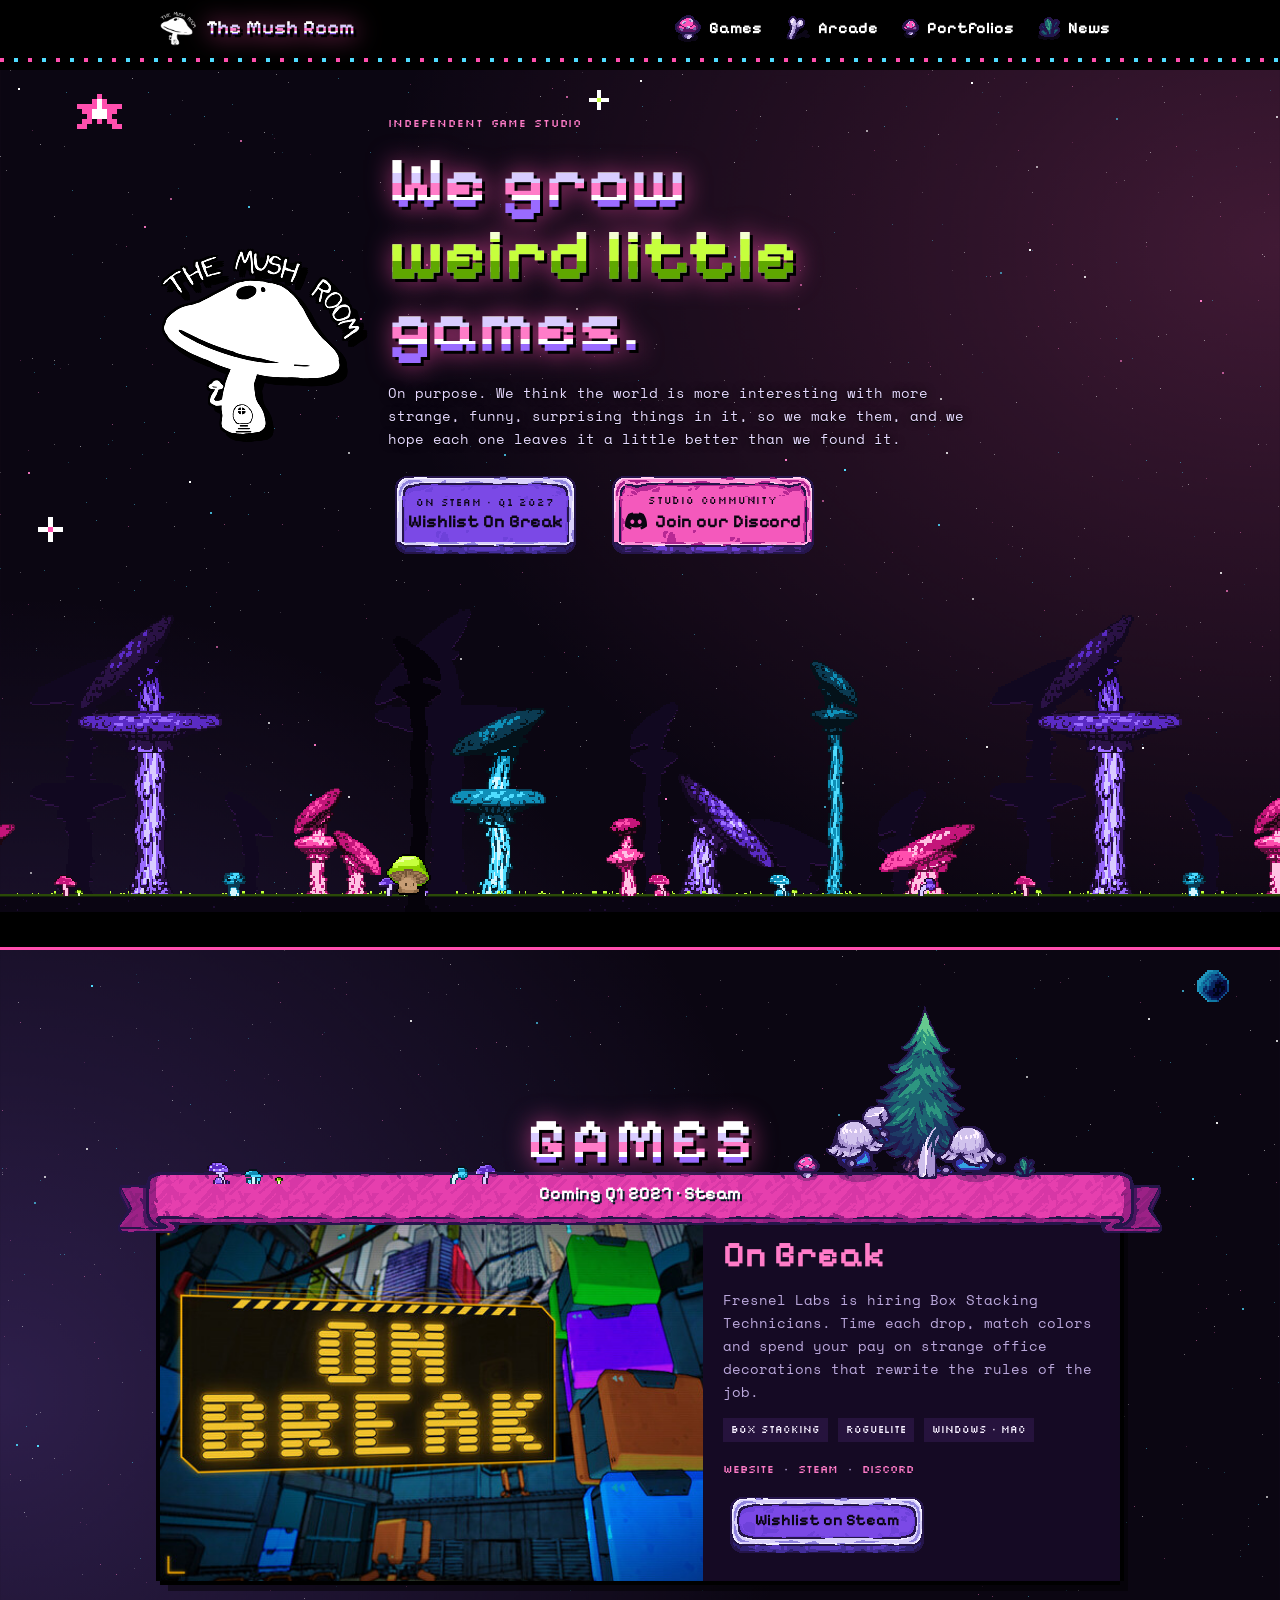
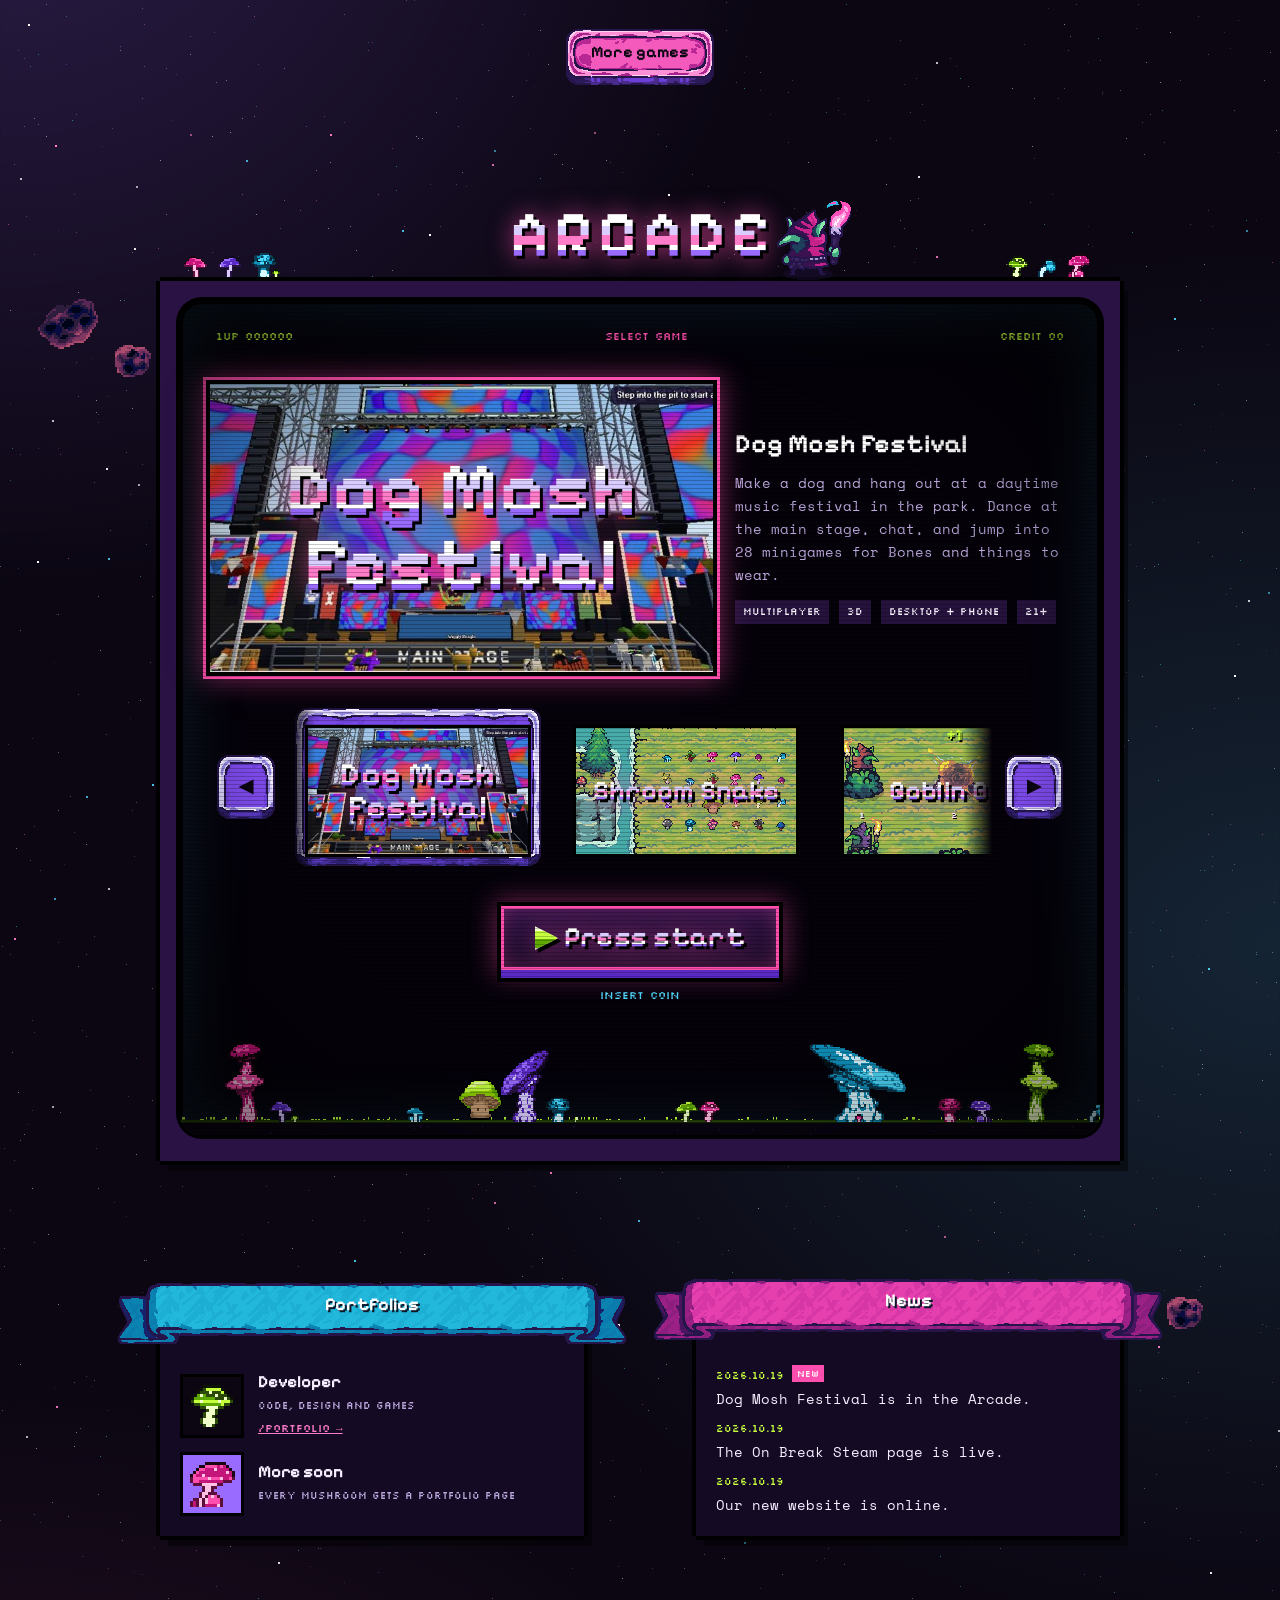
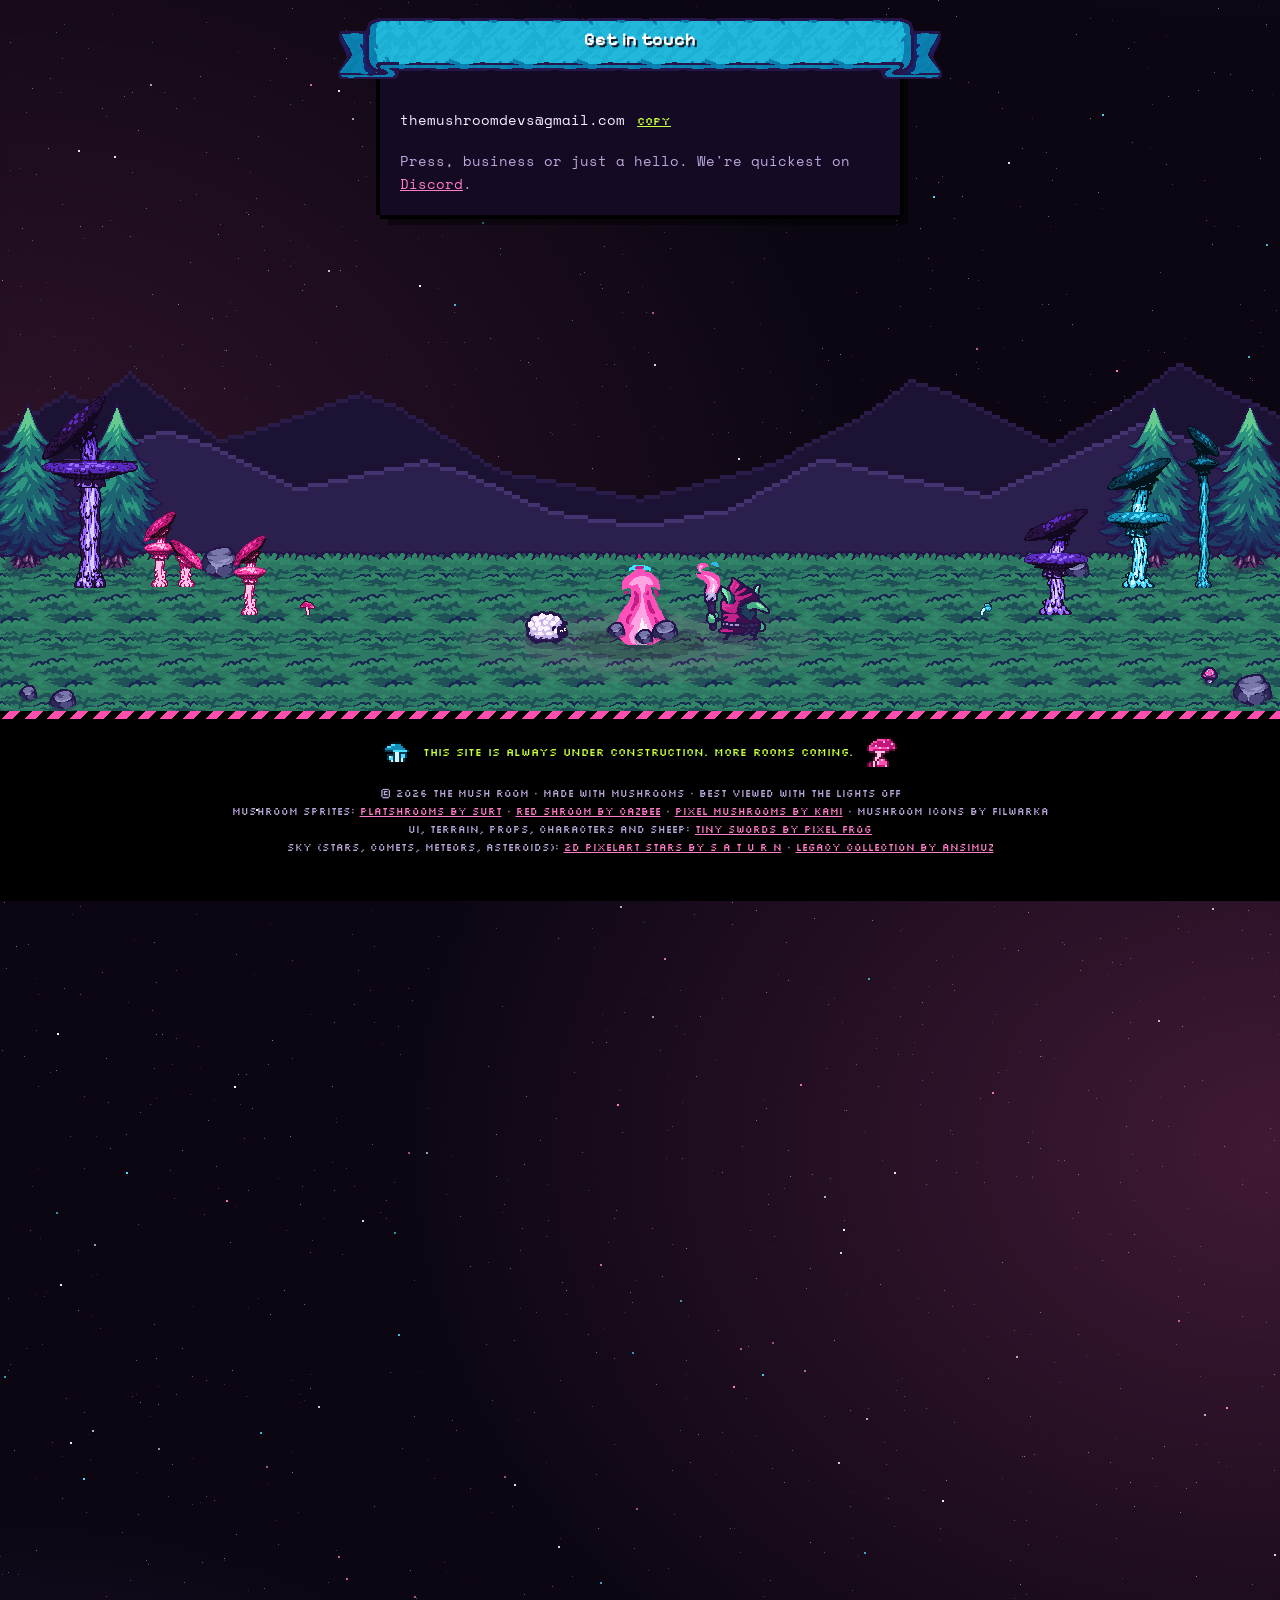
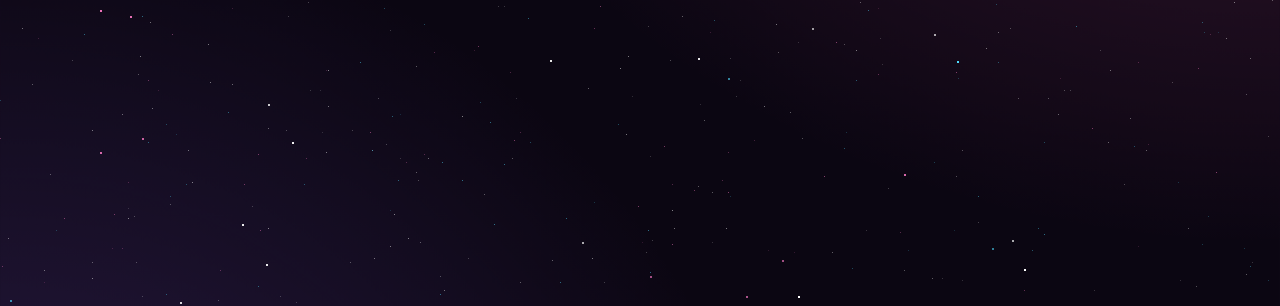
<file: index.html>
<!doctype html>
<html lang="en">
<head>
<meta charset="utf-8">
<meta name="viewport" content="width=device-width, initial-scale=1, viewport-fit=cover">
<title>The Mush Room</title>
<meta name="description" content="The Mush Room is an independent game studio. On Break is on Steam (wishlist now, out Q1 2027), and our web games are free to play in the Arcade.">
<meta property="og:title" content="The Mush Room"><meta property="og:description" content="We grow weird little games. Wishlist On Break on Steam and play our web games free in the Arcade.">
<meta property="og:image" content="https://themushroomstudio.com/img/share.png"><meta property="og:image:width" content="1200"><meta property="og:image:height" content="630"><meta property="og:image:alt" content="The Mush Room logo: a white mushroom with a little door"><meta property="og:type" content="website"><meta property="og:url" content="https://themushroomstudio.com/">
<meta name="twitter:card" content="summary_large_image">
<meta name="theme-color" content="#0b0612">
<link rel="icon" href="img/themushroom_white.png">
<link rel="canonical" href="https://themushroomstudio.com/">
<link rel="preconnect" href="https://fonts.googleapis.com">
<link rel="preconnect" href="https://fonts.gstatic.com" crossorigin>
<link rel="stylesheet" href="https://fonts.googleapis.com/css2?family=Pixelify+Sans:wght@400;600;700&family=Silkscreen&family=Space+Mono:wght@400;700&display=swap">
<style>:root{padding-top:env(safe-area-inset-top,0px);padding-bottom:env(safe-area-inset-bottom,0px)}body{margin:0;font:14px/1.4 system-ui,sans-serif}img{max-width:100%}[hidden]{display:none!important}</style>
</head>
<body>
<style>
/* =====================================================================================================
   Studio site, unified mockup. One world: Candy Noir neon windows + chrome titles, Tiny Swords ribbons/buttons/
   pointer/terrain (always 1x, never rotated or recoloured), the night forest banner, and the A2 arcade.
   Three switches on the page (bottom-left pill, or hash tokens: day, edges, asis, nopill; the default is Night + Ground + Restyled):
     A  palette   day | night      -> html.night      (JS swaps the ONE art prefix, TS, in the script below)
     B  scenes    ground | edges   -> html.edges      (default "ground": a tree + pawns on the Games window, nothing under Get in touch,
                                                       the footer is THE ground; edges: props stand on every frame)
     C  arcade    as is | restyled -> html.restyled   (default restyled)
   CSS groups: 0 BASE  1 TS SHARED  2 A2 ARCADE  3 FOOTER  4 B1 GROUND  5 B2 EDGES  6 C RESTYLED  7 MOCKUP PILL
   ===================================================================================================== */

/* ============================================ 0 BASE (neon core) ============================================ */
:root { color-scheme: dark;
  --sky: #0b0612; --sky-lo: #2a1245; --plum-2: #1a0e2a; --night: #000000;
  --win: #150a24; --win-2: #26133d; --ink: #f6efff; --soft: #bba8dc; --line: #000000; --white: #ffffff;
  --pink: #ff4fae; --pink-lo: #c4157a; --cyan: #4fdcff; --cyan-lo: #0f8fb8; --lime: #c6ff3d; --lime-lo: #5fa800; --violet: #9a6bff; --violet-lo: #5a2bc4;
  --ground: radial-gradient(circle at 100% 0%, rgba(255,95,176,.32), transparent 38%), radial-gradient(circle at 104% 70%, rgba(79,220,255,.22), transparent 34%), radial-gradient(circle at 0% 108%, rgba(154,107,255,.34), transparent 42%), #0b0612;
  --tile: none; --on-sky: #ffffff; --on-sky-soft: #e6d8ff; --on-night: #ffffff; --on-night-soft: #b9a6d9; --hl: #c6ff3d; --hl2: #ff7cc8; --btn-ink: #0b0612; --link: #ff7cc8; --link2: #c6ff3d;
  --tsink: #0b1a2a;
  --px: "Pixelify Sans", "Silkscreen", monospace; --lab: "Silkscreen", "Courier New", monospace; --mono: "Space Mono", ui-monospace, monospace }
* { box-sizing: border-box }
[hidden] { display: none !important }
html, body { margin: 0 }
body { position: relative; background: radial-gradient(900px 700px at 100% 6%, rgba(255,95,176,.22), transparent), radial-gradient(800px 800px at 0% 34%, rgba(154,107,255,.24), transparent), radial-gradient(900px 700px at 100% 62%, rgba(79,220,255,.14), transparent), radial-gradient(900px 800px at 0% 92%, rgba(255,95,176,.16), transparent), var(--sky); color: var(--on-sky); font: 14px/1.65 var(--mono); overflow-x: hidden }
img { max-width: 100% }
h1, h2, h3, p { margin: 0 }
h2 { text-wrap: balance }
.spr, .pixelated { image-rendering: pixelated }
.spr { display: block }
.gut { padding-left: max(16px, env(safe-area-inset-left, 0px)); padding-right: max(16px, env(safe-area-inset-right, 0px)) }
.wrap { max-width: 960px; margin-inline: auto }
/* ONE continuous sky for the whole page: a single star field canvas (#sky, no tiling) over one set of glows on body; sections are see-through */
.starry { background: none }
#sky { position: absolute; left: 0; top: 0; z-index: -1; pointer-events: none; image-rendering: pixelated }
.toy { box-shadow: 0 -4px 0 var(--line), 0 4px 0 var(--line), -4px 0 0 var(--line), 4px 0 0 var(--line), 8px 10px 0 color-mix(in srgb, var(--line) 45%, transparent) }
.copy { font: 400 11px/1 var(--lab); background: none; border: 0; color: var(--link2); cursor: pointer; padding: 8px 0; margin-left: 12px; text-decoration: underline }
.lab { font: 400 11px/1 var(--lab); letter-spacing: .08em }
.metal { font-family: var(--px) !important; font-weight: 700 !important; letter-spacing: .01em; color: transparent; text-shadow: none !important;
  background: linear-gradient(180deg, #ffffff 0 36%, #d9ccff 36% 50%, #ff7cc8 50% 66%, #ffffff 66% 74%, #9a6bff 74%); -webkit-background-clip: text; background-clip: text; background-size: 100% 1em; line-height: 1 !important;
  filter: drop-shadow(3px 3px 0 #000) drop-shadow(0 0 12px rgba(255,79,174,.6)) }
.metal b { color: transparent; background: linear-gradient(180deg, #f4ffd1 0 38%, #c6ff3d 38% 68%, #5fa800 68%) 0 0 / 100% 1em; -webkit-background-clip: text; background-clip: text }
section { padding-block: 56px }
@media (prefers-reduced-motion: no-preference) { .bob { animation: bob 2.4s steps(4) infinite alternate } .twinkle { animation: tw 1.6s steps(2) infinite } .blink { animation: blink 1.1s steps(1) infinite } }
@keyframes bob { to { transform: translateY(-10px) } }
@keyframes tw { 50% { opacity: .2 } }
@keyframes blink { 50% { opacity: 0 } }
@keyframes scroll { to { background-position-x: -960px } }
@keyframes run { to { background-position-x: -96px } }
@keyframes chase { 50% { background-position-x: 14px } }
@keyframes crawl { to { transform: translateX(-100%) } }

/* top bar */
.bar { position: relative; background: var(--night); padding-block: 8px 22px }   /* slim (owner, 2026-10-20): plain pixel-font links, no button art */
.bar::after { content: ""; position: absolute; left: 0; right: 0; bottom: 8px; height: 4px;
  background: linear-gradient(90deg, var(--pink) 0 4px, transparent 4px 14px, var(--cyan) 14px 18px, transparent 18px) 0 0 / 28px 4px repeat-x }
@media (prefers-reduced-motion: no-preference) { .bar::after { animation: chase .5s steps(1) infinite } }
.bar .wrap { display: flex; flex-wrap: nowrap; align-items: center; justify-content: space-between; gap: 12px 24px }
.home { display: flex; align-items: center; gap: 10px; min-width: 0; white-space: nowrap; text-decoration: none; font-size: 20px }
.home img { width: 36px; height: 36px; flex: none }
.bar nav { display: flex; align-items: center; gap: 4px; flex: none }
.bar nav .nl { display: inline-flex; align-items: center; gap: 8px; min-height: 40px; padding: 0 10px; font: 700 16px/1 var(--px); color: var(--on-night); text-decoration: none }
.bar nav .nl:hover, .bar nav .nl:focus-visible { color: var(--lime) } .bar nav .nl.pink:hover, .bar nav .nl.pink:focus-visible { color: var(--hl2) }
@media (max-width: 1040px) { .bar nav .spr { display: none } }
@media (max-width: 720px) { .home span { display: none } }
@media (max-width: 460px) { .bar nav .nl { padding: 0 7px; font-size: 14px } }

/* hero + the night forest banner (Spore Nocturne: three parallax layers + the Red Shroom, shown at 1.5x, still under reduced motion) */
.intro { position: relative; padding-block: 48px 0; overflow-x: clip }
.intro .wrap { position: relative; display: grid; gap: 28px; align-items: center }
@media (min-width: 820px) { .intro .wrap { grid-template-columns: auto 1fr } }
.intro .logo { width: 200px; height: 200px; filter: drop-shadow(2px 0 0 var(--line)) drop-shadow(-2px 0 0 var(--line)) drop-shadow(0 2px 0 var(--line)) drop-shadow(0 -2px 0 var(--line)) drop-shadow(6px 6px 0 var(--line)) }
.intro .txt { position: relative; display: grid; gap: 18px; min-width: 0 }
.intro h1 { font-size: clamp(40px, 8vw, 72px); line-height: .95; max-width: 12ch }
.intro p { max-width: 36rem; color: var(--on-sky-soft); text-shadow: 0 1px 0 #000, 0 0 8px #000 }
.intro .btnrow { display: flex; flex-wrap: wrap; gap: 18px 22px; padding-top: 8px }
.floaty { position: absolute; pointer-events: none }
.forest { position: relative; height: 306px; overflow: hidden; image-rendering: pixelated; margin-top: 44px;
  margin-left: calc(-1 * max(16px, env(safe-area-inset-left, 0px))); margin-right: calc(-1 * max(16px, env(safe-area-inset-right, 0px))) }
.forest i { position: absolute; display: block }
.forest .ly { inset: 0; background: 0 0 / 960px 306px repeat-x }
.forest .back { background-image: url(img/forest/back.png) } .forest .mid { background-image: url(img/forest/mid.png) } .forest .front { background-image: url(img/forest/front.png) }
.forest .runner { left: 30%; bottom: 16.5px; width: 48px; height: 48px; background: url(img/forest/runner.png) 0 0 / 96px 48px no-repeat }
@media (prefers-reduced-motion: no-preference) {
  .forest .back { animation: scroll 64s steps(640) infinite } .forest .mid { animation: scroll 32s steps(640) infinite } .forest .front { animation: scroll 12s steps(640) infinite }
  .forest .runner { animation: run .28s steps(2) infinite } }
.marquee { overflow: hidden; white-space: nowrap; font: 400 12px/1 var(--lab); color: var(--lime); padding-block: 13px; background: #000; box-shadow: inset 0 -3px 0 var(--pink) }
.marquee span { display: inline-block; padding-left: 100% }
@media (prefers-reduced-motion: no-preference) { .marquee span { animation: crawl 28s linear infinite; animation-delay: -10s } }

/* ============================================ 1 TS SHARED (Pixel Frog art at 1x) ============================================
   Every Tiny Swords file below is referenced through a custom property that the script fills from the single art prefix TS. */
* , *::before, *::after { cursor: var(--ptr) 22 17, auto !important }
canvas.scn { image-rendering: pixelated }
.env canvas { display: block }
.btn { display: inline-flex; align-items: center; justify-content: center; gap: 8px; height: 64px; padding: 0 0 18px; font: 700 16px/1 var(--px); text-decoration: none; cursor: pointer; white-space: nowrap;
  color: var(--btn-ink); background: none; box-shadow: none; box-sizing: border-box; border-style: solid; border-color: transparent; border-width: 0 32px; image-rendering: pixelated;
  border-image: var(--b3b) 0 32 fill / 0 32px / 0 repeat }
.btn.pink { border-image-source: var(--b3r) }
.btn:active { padding: 4px 0 14px; border-image-source: var(--b3bp) }
.btn.pink:active { border-image-source: var(--b3rp) }
.btn.big { flex-direction: column; height: auto; padding: 0 0 10px; border-width: 20px; align-items: center; gap: 4px; font-size: 18px; border-image: var(--b9b) 20 fill / 20px / 0 repeat }
.btn.big small { font: 400 10px/1 var(--lab); letter-spacing: .08em }
.btn .dcl { display: inline-flex; align-items: center; gap: 8px } .btn .dc { width: 22px; height: 22px; flex: none }   /* Discord mark (official glyph, linking to the server) */
.btn.big.pink { border-image-source: var(--b9r) }
.btn.big:active { padding: 4px 0 6px; border-image-source: var(--b9bp) }
.btn.big.pink:active { border-image-source: var(--b9rp) }

/* windows: dark violet body, toy frame, the ribbon IS the title bar (blue / red only) */
.win { position: relative; background: var(--win); color: var(--ink); min-width: 0; display: flow-root; margin-top: 40px }
.win .tb, .cabwin > .tb { position: relative; z-index: 3; box-sizing: border-box; height: 64px; margin: -34px -45px 0; padding: 0 0 22px; display: flex; justify-content: center; align-items: center;
  font: 700 18px/1 var(--px); color: #fff; text-shadow: 2px 2px 0 var(--tsink); image-rendering: pixelated;
  border-style: solid; border-color: transparent; border-width: 0 64px; border-image: var(--rib, var(--rb-blue)) 0 64 fill / 0 64px / 0 repeat }
.win .wc { padding: 26px 20px 20px; display: grid; gap: 14px }
.win h3 { font: 700 24px/1.05 var(--px) }
.win p { color: var(--soft) }
.win a { color: var(--link) } .win a.btn { color: var(--btn-ink) }
.w-people, .product { --rib: var(--rb-blue) } .w-news { --rib: var(--rb-red) } .w-hello { --rib: var(--rb-blue) } .product { --rib: var(--rb-red) }
.product .tb { margin-bottom: -26px }
.product .art { display: block; width: 100%; aspect-ratio: 616 / 353; object-fit: cover; object-position: left center }   /* the ON BREAK sign is on the left and always stays whole */
@media (min-width: 960px) { .product .inner { display: grid; grid-template-columns: 1.3fr 1fr } .product .art { height: 100%; aspect-ratio: auto } }
.product h3 { font-size: 36px; color: var(--link) }
/* Games shelf: every other game as a small window under the featured one, centred, closed until opened */
.more { margin-top: 48px; text-align: center }
.more > summary { list-style: none; margin-inline: auto } .more > summary::-webkit-details-marker { display: none }
.more:not([open]) .o, .more[open] .c { display: none }
.shelf { display: grid; grid-template-columns: repeat(auto-fit, minmax(min(100%, 260px), 300px)); justify-content: center; gap: 40px; margin-top: 40px; text-align: left }
.gcard { margin-top: 0 }
.gcard .wc { padding: 16px 18px 20px; align-content: start }
.gcard h3 { font-size: 22px; margin: 0; color: var(--link) }
.gcard p { margin: 0 }
.tags { display: flex; flex-wrap: wrap; gap: 10px; margin: 0; padding: 0; list-style: none }
.tags li { font: 400 10px/1 var(--lab); padding: 7px 8px; background: var(--win-2); color: var(--ink) }
.submenu { display: flex; flex-wrap: wrap; font: 400 11px/1 var(--lab); padding: 0; margin: 0; list-style: none }
.submenu li + li::before { content: "·"; color: var(--soft); padding: 0 10px }
.submenu a { display: inline-block; padding: 8px 0; text-decoration: none }
.submenu a:hover { text-decoration: underline }
.member { display: grid; grid-template-columns: auto 1fr; gap: 14px; align-items: center }
.member .ava { width: 64px; height: 64px; display: grid; place-items: center; background: var(--sky); box-shadow: inset 0 0 0 3px var(--line) }
.member b { font: 700 17px/1.1 var(--px); display: block }
.member span { font: 400 10px/1.4 var(--lab); color: var(--soft) }
.member a { font: 400 11px/1 var(--lab); display: inline-block; padding: 8px 0 0 }
.news { list-style: none; padding: 0; margin: 0; display: grid; gap: 14px }
.news time { display: block; font: 400 10px/1 var(--lab); color: var(--link2); margin-bottom: 6px }
.new { font: 400 9px/1 var(--lab); color: var(--white); background: var(--pink); padding: 3px 5px; margin-left: 8px; vertical-align: 2px }
@media (prefers-reduced-motion: no-preference) { .new { animation: tw 1.2s steps(1) infinite } }
.board { position: relative; display: grid; gap: 30px 60px }
@media (min-width: 820px) { .board { grid-template-columns: 1fr 1fr; column-gap: 112px; align-items: end } .board.solo { grid-template-columns: minmax(0, 520px); justify-content: center } }

/* section heads: the ribbon is the label, the chase-bulb rule runs from it */
.sechead { position: relative; display: flex; align-items: center; justify-content: center; gap: 14px; margin-bottom: 52px; min-height: 64px }
.sechead h2 { font-size: 30px; line-height: 1; margin: 0 }
.sechead .spr { display: none }
/* no dotted rule beside section headings (owner, 2026-10-20) */
.sechead .rb { display: flex; align-items: center; justify-content: center; position: relative; z-index: 1; box-sizing: border-box; height: 64px; min-width: 192px; padding: 0 0 22px;
  image-rendering: pixelated; border-style: solid; border-color: transparent; border-width: 0 64px; border-image: var(--rib, var(--rb-blue)) 0 64 fill / 0 64px / 0 repeat }
@media (max-width: 819px) { .win { margin-inline: 29px } .win .tb, .cabwin > .tb { margin-inline: -37px } }

.construct { position: relative; display: flex; align-items: center; gap: 14px; justify-content: center; padding: 26px 14px 0; font: 400 11px/1.4 var(--lab); color: var(--lime); background: #000 }
.construct::before { content: ""; position: absolute; left: 0; right: 0; top: 0; height: 8px; background: repeating-linear-gradient(-45deg, var(--pink) 0 8px, #000 8px 16px) }
footer { padding: 18px 16px 44px; text-align: center; font: 400 10px/1.8 var(--lab); color: var(--on-night-soft); background: var(--night) }
footer a { color: var(--link) }

/* ============================================ 2 A2 ARCADE ("Overgrown screen") ============================================ */
.arcade { background: none }
.tc { position: relative; display: block; width: 100%; aspect-ratio: 616 / 353; overflow: hidden; background: #000; container-type: inline-size }
.tc > img { position: absolute; inset: 0; width: 100%; height: 100%; object-fit: cover }
.tc .scan, .scan { position: absolute; inset: 0; pointer-events: none; background: repeating-linear-gradient(transparent 0 3px, rgba(0,0,0,.28) 3px 4px) }
.tc.th img { position: absolute; inset: 0; width: 100%; height: 100%; object-fit: cover; image-rendering: pixelated }
.tc.th img.ph { image-rendering: auto }   /* Dog Mosh is a photo, the other two are 1:1 game frames (nearest-neighbour only) */
.tc.th::before { content: ""; position: absolute; inset: 0; background: linear-gradient(180deg, rgba(11,6,18,.3), rgba(11,6,18,.55)) }   /* slight dark scrim */
.tc.th .t { position: absolute; inset: 0; display: grid; place-items: center; padding: 0 4cqw; text-align: center }
.tc.th .t b { display: block; font-size: 12cqw; line-height: 1.02 }
.tc.th .t b.two { font-size: 15cqw }
.tc.soon { display: grid; place-content: center; justify-items: center; gap: 2.4cqw; background: repeating-linear-gradient(0deg, rgba(255,255,255,.07) 0 1px, transparent 1px 3px), repeating-linear-gradient(90deg, rgba(79,220,255,.06) 0 2px, transparent 2px 5px), var(--plum-2) }
@media (prefers-reduced-motion: no-preference) { .tc.soon { animation: noise .3s steps(3) infinite } }
@keyframes noise { 33% { background-position: 0 1px, 2px 0, 0 0 } 66% { background-position: 0 2px, 1px 0, 0 0 } }
.tc.soon b { font: 700 9cqw/1 var(--px); color: var(--soft) }
.tc.soon small { font: 400 max(9px, 4cqw)/1 var(--lab); color: var(--soft); letter-spacing: .14em; text-transform: uppercase }
.crt { position: relative; margin: 14px 4px; padding: 16px; background: #05020a; border-radius: 22px;
  box-shadow: inset 0 0 0 3px #000, inset 0 0 70px rgba(79,220,255,.16), 0 0 0 12px var(--plum-2), 0 0 0 16px #000, 0 0 44px 16px rgba(154,107,255,.3) }
.crt::after { content: ""; position: absolute; inset: 0; border-radius: 22px; pointer-events: none;
  background: repeating-linear-gradient(transparent 0 3px, rgba(0,0,0,.22) 3px 4px), radial-gradient(ellipse at 50% 50%, transparent 60%, rgba(0,0,0,.55)) }
.hud { display: flex; justify-content: space-between; gap: 10px; font: 400 11px/1 var(--lab); color: var(--lime); padding: 4px 6px 16px; flex-wrap: wrap }
.hud .mid { color: var(--pink) }
.crt .sel { display: grid; gap: 22px; padding-top: 26px }
@media (min-width: 820px) { .crt { padding: 26px 30px } .crt .sel { grid-template-columns: 1.5fr 1fr; align-items: center } }
.crt .sel .tc { box-shadow: 0 0 0 4px #000, 0 0 0 7px var(--pink), 0 0 26px 7px rgba(255,79,174,.5) }
.crt .info { display: grid; gap: 14px; min-width: 0 }
.crt .info b { font: 700 26px/1 var(--px) }
.crt .info p { color: var(--soft) }
/* the carousel of games: Tiny Swords arrows either side, a scroll-snap row of cards, the picked card centred and ringed */
.car { --cw: min(308px, calc(100cqw - 88px)); container-type: inline-size; display: grid; grid-template-columns: auto minmax(0, 1fr) auto; grid-template-areas: "p t n"; align-items: center; gap: 6px; padding: 30px 0 0 }
.car > .cprev { grid-area: p } .car > .cnext { grid-area: n } .car > .track { grid-area: t }
.cpos { display: none; grid-area: c; font: 400 10px/1 var(--lab); color: var(--soft); letter-spacing: .1em; text-align: center }
.track { position: relative; display: flex; gap: 8px; margin: 0; padding: 6px calc(50% - (var(--cw) + 40px) / 2); overflow-x: auto; overscroll-behavior-x: contain; scroll-snap-type: x mandatory; scrollbar-width: none }
.track::-webkit-scrollbar { display: none }
/* desktop: no centring pad, so the row starts at the left arrow with no dead space; smaller cards fit about three across */
@media (min-width: 820px) { .car { --cw: 220px } .track { padding: 6px 4px } .track .card { scroll-snap-align: start } }
.track { -webkit-mask-image: linear-gradient(90deg, transparent, #000 28px, #000 calc(100% - 28px), transparent); mask-image: linear-gradient(90deg, transparent, #000 28px, #000 calc(100% - 28px), transparent) }
.card { flex: none; display: block; width: calc(var(--cw) + 40px); margin: 0; padding: 0; border: 20px solid transparent; background: none; color: inherit; font: inherit; text-align: center; cursor: pointer; scroll-snap-align: center; image-rendering: pixelated }
.card .tc { box-shadow: 0 0 0 3px #000 }
.card:not(.on):hover .tc { filter: brightness(1.2) }
.card.on { cursor: default }
.card:focus-visible { outline: 3px solid var(--lime); outline-offset: 0 }
.card.soon { cursor: default }
.cbtn { display: grid; place-items: center; width: 72px; height: 72px; padding: 0 0 10px; border: 20px solid transparent; border-image: var(--b9b) 20 fill / 20px / 0 repeat; background: none; color: var(--btn-ink); font: 700 18px/1 var(--px); cursor: pointer; image-rendering: pixelated }
.cbtn:active { padding: 4px 0 6px; border-image-source: var(--b9bp) }
.cbtn:disabled { opacity: .4; cursor: default }
.cbtn:focus-visible { outline: 3px solid var(--lime); outline-offset: 2px }
@media (max-width: 819px) { .track { -webkit-mask-image: linear-gradient(90deg, transparent, #000 14px, #000 calc(100% - 14px), transparent); mask-image: linear-gradient(90deg, transparent, #000 14px, #000 calc(100% - 14px), transparent) } .car { grid-template-columns: auto 1fr auto; grid-template-areas: "t t t" "p c n"; row-gap: 4px } .cpos { display: block } .cbtn { width: 64px; height: 64px } }
/* as is: A2's neon look (lime ring on the picked card, lime buttons) */
html:not(.restyled) .card.on .tc { box-shadow: 0 0 0 3px #000, 0 0 0 6px var(--lime) }
html:not(.restyled) .cbtn { width: 52px; height: 52px; padding: 0; border: 0; border-image: none; color: var(--sky); background: var(--lime); box-shadow: 0 -4px 0 #000, 0 4px 0 #000, -4px 0 0 #000, 4px 0 0 #000, 6px 8px 0 var(--violet-lo) }
html:not(.restyled) .cbtn:active { transform: translate(4px, 5px); padding: 0 }
html:not(.restyled) .car { gap: 14px }
html.restyled .card.on { border-image: var(--b9b) 20 / 20px / 0 repeat }
.press { display: flex; flex-direction: column; align-items: center; justify-content: center; gap: 10px; padding: 26px 0 16px; font: 400 11px/1 var(--lab); color: var(--cyan) }
.sp { position: absolute; image-rendering: pixelated; pointer-events: none; z-index: 2 }
.on-bezel { bottom: calc(100% + 16px) }
.crt.grown { margin-top: 16px }
.feat { position: relative }
.crt .ground { position: relative; height: 96px; margin: 22px -16px -16px; overflow: hidden; border-radius: 0 0 20px 20px; image-rendering: pixelated }
@media (min-width: 820px) { .crt .ground { margin: 22px -30px -26px } }
.ground .ly { position: absolute; inset: 0; background: url(img/forest/strip.png) 0 0 / 960px 96px repeat-x }
.ground .runner { position: absolute; left: 30%; bottom: 13.5px; width: 48px; height: 48px; background: url(img/forest/runner.png) 0 0 / 96px 48px no-repeat }
@media (prefers-reduced-motion: no-preference) { .ground .ly { animation: scroll 12s steps(640) infinite } .ground .runner { animation: run .28s steps(2) infinite } }
/* the in-screen player: a vaporwave Windows 95 window */
.w95 { position: relative; z-index: 3; margin-top: 26px; padding: 4px; background: #eadcff; box-shadow: inset -3px -3px 0 #7a4fd6, inset 3px 3px 0 #fff, 0 0 0 3px #000, 0 0 30px rgba(255,113,206,.45) }
.w95 .tb { display: flex; align-items: center; gap: 6px; height: 38px; padding: 0 5px 0 10px; font: 700 16px/1 var(--px); color: #fff; text-shadow: 2px 2px 0 #2a1245; background: linear-gradient(90deg, #ff71ce, #b967ff 55%, #01cdfe) }
.w95 .tb img { width: 15px; image-rendering: pixelated }
.w95 .ttl { flex: 1; min-width: 0; overflow: hidden; white-space: nowrap; text-overflow: ellipsis; padding-left: 2px }
.w95 .tb button { width: 32px; height: 28px; display: grid; place-items: center; padding: 0 0 2px; border: 0; cursor: pointer; font: 700 18px/1 var(--mono); color: #2a1245; background: #eadcff;
  box-shadow: inset -2px -2px 0 #7a4fd6, inset 2px 2px 0 #fff, 0 0 0 1px #2a1245 }
.w95 .tb button:active { box-shadow: inset 2px 2px 0 #7a4fd6, inset -2px -2px 0 #fff, 0 0 0 1px #2a1245 }
.w95 .scr95 { display: grid; margin-top: 4px; padding: 3px; background: var(--sky); box-shadow: inset 3px 3px 0 #7a4fd6, inset -3px -3px 0 #fff }
.w95 iframe { display: block; width: 100%; aspect-ratio: 4 / 5; border: 0; background: var(--sky) }
@media (pointer: coarse) { .w95 iframe { aspect-ratio: 3 / 5 } }
@media (min-width: 820px) { .w95 iframe { aspect-ratio: auto; height: 600px } }
.w95 .note { display: grid; gap: 14px; justify-items: center; text-align: center; padding: 30px 18px }
.w95 .note b { font: 700 22px/1.1 var(--px); color: #2a1245 }
.w95 .note p { color: #4b2b80; max-width: 26rem }
.w95.full { position: fixed; inset: 0; z-index: 40; margin: 0; display: grid; grid-template-rows: auto 1fr;
  padding: max(4px, env(safe-area-inset-top, 0px)) max(4px, env(safe-area-inset-right, 0px)) max(4px, env(safe-area-inset-bottom, 0px)) max(4px, env(safe-area-inset-left, 0px)) }
.w95.full .scr95 { min-height: 0 }
.w95.full iframe { height: 100%; aspect-ratio: auto }
.ctrls { position: relative; z-index: 3; display: grid; gap: 12px; margin-top: 22px; padding: 16px; background: var(--win); box-shadow: 0 0 0 3px #000, inset 0 0 0 2px var(--sky-lo) }
.ctrls .lab { color: var(--lime) }
.ctrls dl { margin: 0; display: grid; grid-template-columns: auto 1fr; gap: 12px 16px; align-items: center }
.ctrls dt { display: flex; flex-wrap: wrap; gap: 6px }
.ctrls dd { margin: 0; color: var(--soft); font-size: 13px }
.ctrls kbd { min-width: 26px; padding: 5px 7px 6px; text-align: center; font: 400 10px/1 var(--lab); color: var(--ink); background: var(--sky-lo); box-shadow: inset -2px -2px 0 #120a1e, inset 2px 2px 0 #4d2b80, 0 0 0 2px #000 }
/* "as is" keeps A2's own neon lime button; Tiny Swords buttons take over in the restyled arcade (group 6) */
html:not(.restyled) .crt .btn, html:not(.restyled) .w95 .btn { display: inline-flex; height: auto; min-height: 44px; padding: 0 18px; border: 0; border-image: none; font: 700 16px/1 var(--px); color: var(--sky); background: var(--lime);
  box-shadow: 0 -4px 0 #000, 0 4px 0 #000, -4px 0 0 #000, 4px 0 0 #000, 6px 8px 0 var(--violet-lo) }
html:not(.restyled) .crt .btn:active, html:not(.restyled) .w95 .btn:active { transform: translate(4px, 5px); padding: 0 18px; border-image: none }
.cabwin { display: contents }

/* ---- ARCADE heading: no banner (owner, 2026-10-20). The window frame wraps only the cabinet; the chrome ARCADE lettering, the little
   mushrooms and an idle torch goblin all stand on the frame's top edge. ---- */
#arcade { padding-top: 132px }
.arctop { position: absolute; left: 0; right: 0; bottom: calc(100% + 4px); height: 0; pointer-events: none }
.arctop .sp.on-bezel { bottom: 0 }
.archead { position: absolute; left: 50%; bottom: 10px; transform: translateX(-50%); margin: 0; white-space: nowrap; font-size: clamp(38px, 9vw, 64px); letter-spacing: .08em; padding-left: .08em }
.gob { position: absolute; left: calc(50% + clamp(108px, 23vw, 168px)); bottom: -62px; width: 192px; height: 192px; transform: translateX(-50%) scaleX(-1);
  background: url(img/tinyswords_night/Factions/Goblins/Troops/Torch/Red/Torch_Red.png) 0 0 / 1344px 960px no-repeat; image-rendering: pixelated }   /* 1x, row 0 = idle, 7 frames; faces the lettering */
@media (prefers-reduced-motion: no-preference) { .gob { animation: gobidle .8s steps(7) infinite } }
@keyframes gobidle { to { background-position-x: -1344px } }
@media (max-width: 819px) { .gob, .arctop .sp:nth-child(3), .arctop .sp:nth-child(4), .arctop .sp:nth-child(7) { display: none } }   /* phone: the lettering needs the middle, so only the outer mushrooms stay */
/* Press start: a chunky neon plate whose label is the hero title's chrome lettering (.metal) */
.psb { position: relative; display: inline-flex; align-items: center; justify-content: center; min-height: 64px; padding: 14px 34px 16px; margin-bottom: 10px; border: 0; cursor: pointer; font-size: 28px; color: #fff;
  background: linear-gradient(180deg, #2a1245, #150a24);
  box-shadow: inset 0 0 0 3px var(--pink), inset 0 0 26px rgba(255,79,174,.38), 0 8px 0 0 var(--violet-lo), 0 8px 0 4px #000, 0 0 0 4px #000, 0 0 26px 6px rgba(255,79,174,.4) }
.psb:hover { background: linear-gradient(180deg, #38195c, #1d0e33) }
.psb:active { transform: translateY(6px); box-shadow: inset 0 0 0 3px var(--lime), inset 0 0 26px rgba(198,255,61,.3), 0 2px 0 0 var(--violet-lo), 0 2px 0 4px #000, 0 0 0 4px #000, 0 0 20px 4px rgba(255,79,174,.3) }
.psb:focus-visible { outline: 3px solid var(--lime); outline-offset: 12px }
.psb .metal { display: block }
@media (max-width: 819px) { .psb { padding: 14px 22px 16px; font-size: 24px } }

/* ============================================ 3 FOOTER (THE ground: the starry page continues down into it, the land rises out of the bottom) ============================================ */
.env { position: relative; overflow: hidden; line-height: 0 }
.env canvas { max-width: none }

/* ============================================ 4 GROUND (default) ============================================
   No landscape strips between the panels. The Games window grows a tree out of its top edge (pawns chop it), the cabinet has its small
   nothing else. The footer (group 3) is THE ground of the page. */
.tier { position: relative; overflow-x: clip }
.tier > .wrap { position: relative; z-index: 1 }
html:not(.edges) #touch { padding-top: 20px; padding-bottom: 136px }
.w-hello { z-index: 1 }
html:not(.edges) .board { align-items: end }
/* Games: the tree grows out of the ribbon, so the head row stops short of it and leaves it headroom */
#games { padding-top: 216px }   /* the Games lettering, mushrooms and the tree all stand on the window's ribbon */
.gtop { bottom: calc(100% - 12px); z-index: 1; padding: 0 }
@media (max-width: 819px) { .gtop .sp:nth-child(n+2) { display: none } .gtop .sp:first-child { left: -30px !important } .gtop .archead { left: 8px; transform: none; font-size: 30px } }   /* phone: the tree takes the right, so the lettering sits left beside one mushroom */

/* ============================================ 5 B2 PANEL EDGES ============================================
   No terrain strips. Props and characters stand on the ribbon's top edge; small ledges hang off the lower corners. */
.eg { display: none; position: absolute; pointer-events: none }
html.edges .eg, .eg.on { display: block }
.eg-top { left: 0; bottom: calc(100% - 12px) }
.eg-bot { z-index: -1 }
html.edges .win { margin-top: 130px }
html.edges .w-news { margin-top: 190px }
html.edges .board { align-items: start }
html.edges #touch { padding-top: 0 }
html.edges #collage, html.edges #touch { padding-bottom: 110px }
@media (min-width: 820px) {
  .eg-bot.l { left: -132px; bottom: -60px } .eg-bot.r { right: -132px; bottom: -60px }
}
@media (max-width: 819px) { .eg-bot { display: none !important } }

/* ============================================ 6 C RESTYLED ARCADE ============================================
   Same A2 function. The frame becomes a unified window (red ribbon title bar "Arcade", toy frame), buttons are Tiny Swords,
   the picked slot gets a Tiny Swords frame. The cabinet has no base. Neon CRT + mushrooms stay. */
html.restyled .cabwin { display: flow-root; position: relative; z-index: 1; background: var(--sky-lo); margin-top: 0; padding: 20px 20px 26px;
  box-shadow: 0 -4px 0 var(--line), 0 4px 0 var(--line), -4px 0 0 var(--line), 4px 0 0 var(--line), 8px 10px 0 color-mix(in srgb, var(--line) 45%, transparent) }
html.restyled .crt { margin: 0; box-shadow: inset 0 0 0 3px #000, inset 0 0 70px rgba(79,220,255,.16), 0 0 0 4px #000 }
html.restyled .crt.grown { margin-top: 0 }
html.restyled .on-bezel { bottom: calc(100% + 4px) }
html.restyled .crt .btn, html.restyled .w95 .btn { border-image-source: var(--b3r) }
@media (max-width: 819px) { html.restyled .cabwin { margin-inline: 8px; padding-inline: 12px } }
}

/* ============================================ 9 SKY EXTRAS (JS 9; every piece removable there) ============================================ */
.skyfx { position: absolute; inset: 0; z-index: -1; pointer-events: none; overflow: hidden }
.skyfx i, i.trail { position: absolute; display: block; image-rendering: pixelated; pointer-events: none }
.tw, i.trail { width: 20px; height: 20px; background: url(img/space/stars_w.png) 0 0 / 220px 20px no-repeat }
.tw.p, i.trail.p { background-image: url(img/space/stars_p.png) } .tw.c, i.trail.c { background-image: url(img/space/stars_c.png) }
i.trail { position: fixed; z-index: 40; animation: twk .66s steps(11, jump-none) forwards }
@keyframes twk { to { background-position-x: -200px } }
.ast { position: absolute; z-index: 0; pointer-events: none; image-rendering: pixelated; width: 60px; height: 50px; background: url(img/space/ast1.png) center / contain no-repeat } .ast.ast2 { width: 36px; height: 32px; background-image: url(img/space/ast2.png) } .ast.planet { width: 32px; height: 32px; background-image: url(img/space/planet.png) }
.comet { left: 0; top: 0; width: 114px; height: 36px; background: url(img/space/comet.png) 0 0 / 114px 36px no-repeat }
.meteor { left: 0; top: 0; width: 68px; height: 52px; background: url(img/space/meteor.png) 0 0 / 204px 52px no-repeat; animation: met .3s steps(3) infinite }
.shoot { left: 0; top: 0; width: 2px; height: 2px; background: #fff;   /* tiny shooting star: one pixel pair with a fading pixel tail (4px back, 1px up per step) */
  box-shadow: -4px -1px 0 rgba(255,255,255,.75), -8px -2px 0 rgba(255,214,239,.55), -12px -3px 0 rgba(255,124,200,.4), -16px -4px 0 rgba(255,124,200,.25), -20px -5px 0 rgba(154,107,255,.15) }
@keyframes met { to { background-position-x: -204px } }
@keyframes drift { 0% { transform: translate(0, 0) } 100% { transform: translate(14px, -10px) } }
@media (prefers-reduced-motion: no-preference) { .tw { animation: twk 2s steps(11, jump-none) infinite alternate } .ast { animation: drift 22s steps(22) infinite alternate } }
@media (max-width: 899px) { .ast { display: none } }

/* ============================================ 7 MOCKUP PILL (not part of the design) ============================================ */
.mx { position: fixed; left: max(16px, env(safe-area-inset-left, 0px)); bottom: 16px; z-index: 50; display: flex; flex-wrap: wrap; align-items: stretch; gap: 8px 10px; max-width: calc(100vw - 32px); padding: 8px 10px; background: var(--night); color: var(--on-night); font: 400 9px/1 var(--lab);
  box-shadow: 0 -4px 0 var(--line), 0 4px 0 var(--line), -4px 0 0 var(--line), 4px 0 0 var(--line), 6px 8px 0 color-mix(in srgb, var(--line) 45%, transparent) }
.mx .g { display: flex; align-items: center; gap: 0 } .mx .g span { padding-right: 8px; color: var(--on-night-soft); letter-spacing: .08em }
.mx button { font: 700 12px/1 var(--px); min-height: 32px; min-width: 40px; padding: 0 9px; border: 0; background: var(--sky-lo); color: var(--on-night); cursor: pointer }
.mx button[aria-pressed="true"] { background: var(--lime); color: var(--btn-ink) }
@media (max-width: 600px) { .mx { gap: 6px; padding: 6px 8px } .mx .g span { display: none } .mx button { padding: 0 6px; min-width: 0; font-size: 11px; min-height: 30px } }
html.nopill .mx, html.gfull .mx { display: none }
</style>
<script>
/* ---- early: variant state from the hash + the ONE Tiny Swords art prefix (TS). Runs before the body paints. ---- */
const TSDIR = { day: 'img/tinyswords/', night: 'img/tinyswords_night/' };   // swap the folder = swap the palette
const MODES = ['night', 'edges', 'restyled', 'nopill'];
const mode = { night: true, edges: false, restyled: true, nopill: true };   // defaults: Night + Ground + Restyled
const TOKENS = { day: ['night', false], night: ['night', true], ground: ['edges', false], edges: ['edges', true], asis: ['restyled', false], restyled: ['restyled', true], nopill: ['nopill', true] };
location.hash.slice(1).split(/[-,+&]/).forEach(t => { if (t in TOKENS) mode[TOKENS[t][0]] = TOKENS[t][1]; });
const root = document.documentElement;
MODES.forEach(m => root.classList.toggle(m, mode[m]));
let TS = mode.night ? TSDIR.night : TSDIR.day;
const TSVARS = { ptr: 'UI/Pointers/01.png', 'rb-blue': 'UI/Ribbons/Ribbon_Blue_3Slides.png', 'rb-red': 'UI/Ribbons/Ribbon_Red_3Slides.png',
  b3b: 'UI/Buttons/Button_Blue_3Slides.png', b3bp: 'UI/Buttons/Button_Blue_3Slides_Pressed.png', b3r: 'UI/Buttons/Button_Red_3Slides.png', b3rp: 'UI/Buttons/Button_Red_3Slides_Pressed.png',
  b9b: 'UI/Buttons/Button_Blue_9Slides.png', b9bp: 'UI/Buttons/Button_Blue_9Slides_Pressed.png', b9r: 'UI/Buttons/Button_Red_9Slides.png', b9rp: 'UI/Buttons/Button_Red_9Slides_Pressed.png' };
function applyTSVars() {
  for (const k in TSVARS) root.style.setProperty('--' + k, 'url(' + TS + TSVARS[k] + ')');
  document.querySelectorAll('img[data-ts]').forEach(i => { i.src = TS + i.dataset.ts; });
}
applyTSVars();
function rng(seed) { return () => (seed = (seed * 16807) % 2147483647) / 2147483647; }
(function () {   // one star field the size of the whole page, never tiled: seeded, so the same page gets the same sky
  const cv = document.createElement('canvas'); cv.id = 'sky'; cv.setAttribute('aria-hidden', 'true'); const stars = ['#ffffff', '#ff7cc8', '#4fdcff', '#ffffff'];
  function paint() {
    const W = document.documentElement.clientWidth, H = document.documentElement.scrollHeight; if (cv.width === W && cv.height === H) return;
    cv.width = W; cv.height = H; cv.style.width = W + 'px'; cv.style.height = H + 'px';
    const t = cv.getContext('2d');
    for (let y0 = 0, band = 0; y0 < H; y0 += 512, band++) { const r = rng(9 + band * 7919);   // seeded per 512px band: a taller page adds stars below, never reshuffles the ones above
      for (let i = 0, n = Math.round(W * 512 / 1400); i < n; i++) { const big = r() < .06; t.fillStyle = stars[i % 4]; t.globalAlpha = big ? .55 + r() * .4 : .15 + r() * .35;
        t.fillRect(Math.floor(r() * W / 2) * 2, y0 + Math.floor(r() * 256) * 2, big ? 2 : 1, big ? 2 : 1); } }
  }
  addEventListener('DOMContentLoaded', () => { document.body.prepend(cv); paint(); });
  addEventListener('load', paint); let rz; addEventListener('resize', () => { clearTimeout(rz); rz = setTimeout(paint, 150); });
  new ResizeObserver(() => paint()).observe(document.documentElement);
})();
</script>

<div class="bar gut">
  <div class="wrap">
    <a class="home" href="#top"><img src="img/themushroom_white.png" alt=""><span class="metal">The Mush Room</span></a>
    <nav aria-label="Sections"><a class="nl" href="#games"><img class="spr" src="img/tinyswords_night/Icons/deco02.png" data-ts="Icons/deco02.png" width="26" height="27" alt="">Games</a><a class="nl pink" href="#arcade"><img class="spr" src="img/tinyswords_night/Icons/deco15.png" data-ts="Icons/deco15.png" width="24" height="24" alt="">Arcade</a><a class="nl" href="#people"><img class="spr" src="img/tinyswords_night/Icons/deco01.png" data-ts="Icons/deco01.png" width="17" height="19" alt="">Portfolios</a><a class="nl pink" href="#news"><img class="spr" src="img/tinyswords_night/Icons/deco10.png" data-ts="Icons/deco10.png" width="22" height="23" alt="">News</a></nav>
  </div>
</div>

<header class="intro gut starry" id="top">
  <i class="floaty bob" data-s="star" data-t="P" data-z="5" style="left:6%;top:24px"></i>
  <i class="floaty twinkle" data-s="spark" data-z="4" style="left:46%;top:20px"></i>
  <i class="floaty twinkle" data-s="spark" data-t="P" data-z="5" style="left:3%;bottom:370px;animation-delay:-.8s"></i>
  <div class="wrap">
    <img class="logo" src="img/themushroom_white.png" alt="The Mush Room logo: a white mushroom with a little door">
    <div class="txt">
      <span class="lab" style="color:var(--hl2)">Independent game studio</span>
      <h1 class="metal">We grow <b>weird little</b> games.</h1>
      <p>On purpose. We think the world is more interesting with more strange, funny, surprising things in it, so we make them, and we hope each one leaves it a little better than we found it.</p>
      <div class="btnrow"><a class="btn big" href="https://store.steampowered.com/app/4739760/On_Break/"><small>On Steam · Q1 2027</small>Wishlist On Break</a><a class="btn big pink" href="https://discord.gg/v4pTnjqYbq"><small>Studio community</small><span class="dcl"><svg class="dc" viewBox="0 0 24 24" aria-hidden="true"><path fill="currentColor" d="M20.317 4.3698a19.7913 19.7913 0 00-4.8851-1.5152.0741.0741 0 00-.0785.0371c-.211.3753-.4447.8648-.6083 1.2495-1.8447-.2762-3.68-.2762-5.4868 0-.1636-.3933-.4058-.8742-.6177-1.2495a.077.077 0 00-.0785-.037 19.7363 19.7363 0 00-4.8852 1.515.0699.0699 0 00-.0321.0277C.5334 9.0458-.319 13.5799.0992 18.0578a.0824.0824 0 00.0312.0561c2.0528 1.5076 4.0413 2.4228 5.9929 3.0294a.0777.0777 0 00.0842-.0276c.4616-.6304.8731-1.2952 1.226-1.9942a.076.076 0 00-.0416-.1057c-.6528-.2476-1.2743-.5495-1.8722-.8923a.077.077 0 01-.0076-.1277c.1258-.0943.2517-.1923.3718-.2914a.0743.0743 0 01.0776-.0105c3.9278 1.7933 8.18 1.7933 12.0614 0a.0739.0739 0 01.0785.0095c.1202.099.246.1981.3728.2924a.077.077 0 01-.0066.1276 12.2986 12.2986 0 01-1.873.8914.0766.0766 0 00-.0407.1067c.3604.698.7719 1.3628 1.225 1.9932a.076.076 0 00.0842.0286c1.961-.6067 3.9495-1.5219 6.0023-3.0294a.077.077 0 00.0313-.0552c.5004-5.177-.8382-9.6739-3.5485-13.6604a.061.061 0 00-.0312-.0286zM8.02 15.3312c-1.1825 0-2.1569-1.0857-2.1569-2.419 0-1.3332.9555-2.4189 2.157-2.4189 1.2108 0 2.1757 1.0952 2.1568 2.419 0 1.3332-.9555 2.4189-2.1569 2.4189zm7.9748 0c-1.1825 0-2.1569-1.0857-2.1569-2.419 0-1.3332.9554-2.4189 2.1569-2.4189 1.2108 0 2.1757 1.0952 2.1568 2.419 0 1.3332-.946 2.4189-2.1568 2.4189Z"/></svg>Join our Discord</span></a></div>
    </div>
  </div>
  <div class="forest" aria-hidden="true"><i class="ly back"></i><i class="ly mid"></i><i class="ly front"></i><i class="runner"></i></div>
</header>

<div class="marquee" aria-hidden="true"><span>★ NEW: ON BREAK'S STEAM PAGE IS LIVE, wishlist it now ★ more web games growing in the cellar ★ Dog Mosh Festival is in the arcade ★ new website online ★</span></div>

<section class="gut starry tier" id="games">
  <div class="wrap">
    <article class="win product toy">
      <div class="tb">Coming Q1 2027 · Steam<div class="arctop gtop"><img class="sp on-bezel" src="img/sprites/kami6_violet.png" style="left:28px;width:30px" alt=""><img class="sp on-bezel" src="img/sprites/kami5_cyan.png" style="left:64px;width:26px" alt=""><img class="sp on-bezel" src="img/sprites/sprout_lime.png" style="left:96px;width:10px" alt=""><img class="sp on-bezel" src="img/sprites/kami1_cyan.png" style="left:calc(50% - 190px);width:24px" alt=""><img class="sp on-bezel" src="img/sprites/kami0_violet.png" style="left:calc(50% - 166px);width:30px" alt=""><h2 class="metal archead">GAMES</h2></div><canvas class="scn eg eg-top on" data-scene="et-games"></canvas></div>
      <div class="inner">
        <img class="art" src="img/onbreak_capsule.jpg" alt="On Break title card: the ON BREAK sign beside a tall stack of colored boxes">
        <div class="wc">
          <h3>On Break</h3>
          <p>Fresnel Labs is hiring Box Stacking Technicians. Time each drop, match colors and spend your pay on strange office decorations that rewrite the rules of the job.</p>
          <ul class="tags"><li>Box stacking</li><li>Roguelite</li><li>Windows · Mac</li></ul>
          <ul class="submenu"><li><a href="https://onbreakgame.com/">Website</a></li><li><a href="https://store.steampowered.com/app/4739760/On_Break/">Steam</a></li><li><a href="https://discord.gg/v4pTnjqYbq">Discord</a></li></ul>
          <div><a class="btn" href="https://store.steampowered.com/app/4739760/On_Break/">Wishlist on Steam</a></div>
        </div>
      </div>
    </article>
    <!-- the shelf: every other game is one more .gcard (newest game takes the big window above). Closed until the visitor opens it. -->
    <details class="more">
      <summary class="btn pink"><span class="c">More games</span><span class="o">Fewer games</span></summary>
      <div class="shelf">
        <article class="win toy gcard">
          <div class="tc th"><img src="img/thumbs/pawnrun.png" alt="Pawn Run: the old pawn in his town of blue-roofed houses"></div>
          <div class="wc"><h3>Pawn Run</h3><p>Sail between islands, fight gnomes and bosses, and keep your gold when you die. Spend it in town.</p><div><a class="btn" href="#arcade">Play in the arcade</a></div></div>
        </article>
        <article class="win toy gcard">
          <div class="tc th"><img class="ph" src="img/dogmosh.jpg" alt="Dog Mosh Festival: dogs dancing at a festival stage"></div>
          <div class="wc"><h3>Dog Mosh Festival</h3><p>Make a dog and hang out at a daytime music festival in the park, with 28 minigames.</p><div><a class="btn" href="#arcade">Play in the arcade</a></div></div>
        </article>
        <article class="win toy gcard">
          <div class="tc th"><img src="img/thumbs/shroomsnake.png" alt="Shroom Snake: the mushroom guy and his tail on a little island"></div>
          <div class="wc"><h3>Shroom Snake</h3><p>Our little test game: eat mushrooms and wear every one as a tail. Don't bite it.</p><div><a class="btn" href="#arcade">Play in the arcade</a></div></div>
        </article>
        <article class="win toy gcard">
          <div class="tc th"><img src="img/thumbs/goblinbop.png" alt="Goblin Bop: torch goblins popping out of bushes"></div>
          <div class="wc"><h3>Goblin Bop</h3><p>Bop the torch goblins before they light the fire. 30-second rounds, three lives.</p><div><a class="btn" href="#arcade">Play in the arcade</a></div></div>
        </article>
        <article class="win toy gcard">
          <div class="tc soon"><b>???</b><small>Growing in the cellar</small></div>
          <div class="wc"><h3>Next game</h3><p>Something new is sprouting. Follow along on <a href="https://discord.gg/v4pTnjqYbq">Discord</a>.</p></div>
        </article>
      </div>
    </details>
  </div>
</section>

<section class="gut arcade tier" id="arcade">
  <div class="wrap">
    <div class="cabwin">
      <div class="arctop"><img class="sp on-bezel" src="img/sprites/kami3_pink.png" style="left:24px;width:30px" alt=""><img class="sp on-bezel" src="img/sprites/kami0_violet.png" style="left:58px;width:30px" alt=""><img class="sp on-bezel" src="img/sprites/bud_cyan.png" style="left:92px;width:16px" alt=""><img class="sp on-bezel" src="img/sprites/sprout_lime.png" style="left:112px;width:10px" alt=""><img class="sp on-bezel" src="img/sprites/kami8_pink.png" style="right:30px;width:30px" alt=""><img class="sp on-bezel" src="img/sprites/kami1_cyan.png" style="right:64px;width:24px" alt=""><img class="sp on-bezel" src="img/sprites/kami9_lime.png" style="right:92px;width:14px" alt=""><h2 class="metal archead">ARCADE</h2><i class="gob" aria-hidden="true"></i></div>
      <!-- ===== A2 "Overgrown screen" (kept as built) ===== -->
      <div class="crt grown">
        <div class="hud"><span>1UP 000000</span><span class="mid blink">Select game</span><span>Credit 00</span></div>
        <div class="sel" data-pane="dm">
          <div class="feat"><div class="tc th"><img class="ph" src="img/dogmosh.jpg" alt=""><div class="t"><b class="metal two">Dog Mosh<br>Festival</b></div></div></div>
          <div class="info"><b>Dog Mosh Festival</b><p>Make a dog and hang out at a daytime music festival in the park. Dance at the main stage, chat, and jump into 28 minigames for Bones and things to wear.</p>
            <ul class="tags"><li>Multiplayer</li><li>3D</li><li>Desktop + phone</li><li class="age">21+</li></ul></div>
        </div>
        <div class="sel" data-pane="ss" hidden>
          <div class="feat"><div class="tc th"><img src="img/thumbs/shroomsnake.png" alt=""><div class="t"><b class="metal">Shroom Snake</b></div></div></div>
          <div class="info"><b>Shroom Snake</b><p>Our little test game: steer the mushroom guy around the grid, eat mushrooms and wear every one as a tail. Don't bite it.</p>
            <ul class="tags"><li>Snake</li><li>Desktop + phone</li><li>Free</li></ul></div>
        </div>
        <div class="sel" data-pane="gb" hidden>
          <div class="feat"><div class="tc th"><img src="img/thumbs/goblinbop.png" alt=""><div class="t"><b class="metal">Goblin Bop</b></div></div></div>
          <div class="info"><b>Goblin Bop</b><p>Our second test game: torch goblins pop out of the bushes, bop them before they light the fire. 30-second rounds, three lives, and the goblins get faster as you go.</p>
            <ul class="tags"><li>Whack-a-goblin</li><li>Desktop + phone</li><li>Free</li></ul></div>
        </div>
        <div class="sel" data-pane="pr" hidden>
          <div class="feat"><div class="tc th"><img src="img/thumbs/pawnrun.png" alt=""><div class="t"><b class="metal">Pawn Run</b></div></div></div>
          <div class="info"><b>Pawn Run</b><p>An exploration roguelite with Tiny Swords art. Sail between islands, fight gnomes and bosses, and keep your gold when you die: spend it in town on the next run.</p>
            <ul class="tags"><li>Roguelite</li><li>Desktop + phone</li><li>Work in progress</li></ul></div>
        </div>
        <div class="w95" id="w95" hidden role="region" aria-label="Game player">
          <div class="tb"><img src="img/sprites/kami3_pink.png" alt=""><span class="ttl" id="w95name">Game</span><button id="w95full" aria-label="Full screen" title="Full screen">▢</button><button id="w95close" aria-label="Close the game" title="Close">×</button></div>
          <div class="scr95" id="w95stage"></div>
        </div>
        <div class="ctrls" id="ctrls" hidden><span class="lab">Controls</span><dl id="ctrlist"></dl></div>
        <div class="car" role="group" aria-roledescription="carousel" aria-label="Choose a game">
          <button class="cbtn cprev" id="cprev" type="button" aria-label="Previous game"><span aria-hidden="true">◀</span></button>
          <div class="track" id="track">
            <button class="card on" type="button" data-pick="dm" aria-pressed="true"><span class="tc th"><img class="ph" src="img/dogmosh.jpg" alt=""><span class="t"><b class="metal two">Dog Mosh<br>Festival</b></span></span></button>
            <button class="card" type="button" data-pick="ss" aria-pressed="false"><span class="tc th"><img src="img/thumbs/shroomsnake.png" alt=""><span class="t"><b class="metal">Shroom Snake</b></span></span></button>
            <button class="card" type="button" data-pick="gb" aria-pressed="false"><span class="tc th"><img src="img/thumbs/goblinbop.png" alt=""><span class="t"><b class="metal">Goblin Bop</b></span></span></button>
            <button class="card" type="button" data-pick="pr" aria-pressed="false"><span class="tc th"><img src="img/thumbs/pawnrun.png" alt=""><span class="t"><b class="metal">Pawn Run</b></span></span></button>
            <div class="card soon" role="group" aria-label="Jam vault, coming soon"><span class="tc soon"><b>Jam vault</b><small>Coming soon</small></span></div>
          </div>
          <span class="cpos" id="cpos" aria-live="polite">1 / 5</span>
          <button class="cbtn cnext" id="cnext" type="button" aria-label="Next game"><span aria-hidden="true">▶</span></button>
        </div>
        <div class="press"><button class="psb" id="a2start" type="button"><span class="metal"><b>▶</b> Press start</span></button><span class="blink">Insert coin</span></div>
        <div class="ground"><i class="ly"></i><i class="runner"></i></div>
      </div>
    </div>
  </div>
</section>

<section class="gut starry tier" id="collage">
  <div class="wrap board">
    <div class="win w-people toy" id="people">
      <canvas class="scn eg eg-bot l" data-scene="eb-people"></canvas>
      <div class="tb">Portfolios<canvas class="scn eg eg-top" data-scene="et-people"></canvas></div>
      <div class="wc">
        <div class="member"><div class="ava"><img class="spr" src="img/sprites/kami9_lime.png" style="width:42px" alt=""></div><div><b>Developer</b><span>Code, design and games</span><br><a href="portfolio/">/portfolio →</a></div></div>
        <div class="member"><div class="ava" style="background:var(--violet)"><img class="spr" src="img/sprites/kami8_pink.png" style="width:45px" alt=""></div><div><b>More soon</b><span>Every mushroom gets a portfolio page</span></div></div>
      </div>
    </div>
    <div class="win w-news toy" id="news">
      <canvas class="scn eg eg-bot r" data-scene="eb-news"></canvas>
      <div class="tb">News<canvas class="scn eg eg-top" data-scene="et-news"></canvas></div>
      <div class="wc">
        <ul class="news">
          <li><time>2026.10.19<span class="new">NEW</span></time>Dog Mosh Festival is in the Arcade.</li>
          <li><time>2026.10.19</time>The On Break Steam page is live.</li>
          <li><time>2026.10.19</time>Our new website is online.</li>
        </ul>
      </div>
    </div>
  </div>
</section>

<div class="starry">   <!-- Get in touch and the footer share ONE starry sky, so the page background simply continues down into the land -->
<section class="gut tier" id="touch">
  <div class="wrap board solo">
    <div class="win w-hello toy">
      <canvas class="scn eg eg-bot r" data-scene="eb-hello"></canvas>
      <div class="tb">Get in touch<canvas class="scn eg eg-top" data-scene="et-hello"></canvas></div>
      <div class="wc">
        <p><span id="mail" style="color:var(--ink)">themushroomdevs@gmail.com</span><button class="copy" data-copy="mail">Copy</button></p>
        <p>Press, business or just a hello. We're quickest on <a href="https://discord.gg/v4pTnjqYbq">Discord</a>.</p>
      </div>
    </div>
  </div>
</section>

<div class="env" aria-hidden="true"><canvas class="scn" data-scene="foot"></canvas></div>
</div>
<div class="construct"><img class="spr" src="img/sprites/kami5_cyan.png" style="width:26px" alt=""><span>This site is always under construction. More rooms coming.</span><img class="spr" src="img/sprites/kami8_pink.png" style="width:30px" alt=""></div>
<footer>© 2026 The Mush Room · made with mushrooms · best viewed with the lights off<br>Mushroom sprites: <a href="https://opengameart.org/content/platshrooms">Platshrooms by surt</a> · <a href="https://caz-bee.itch.io/red-shroom">Red Shroom by CazBee</a> · <a href="https://kamioo.itch.io/pixel-mushrooms">Pixel Mushrooms by Kami</a> · Mushroom icons by Filwarka<br>UI, terrain, props, characters and sheep: <a href="https://pixelfrog-assets.itch.io/tiny-swords">Tiny Swords by Pixel Frog</a><br>Sky (stars, comets, meteors, asteroids): <a href="https://s-a-t-u-r-n.itch.io/2d-pixelart-stars">2d PixelArt Stars by S a t u r n</a> · <a href="https://ansimuz.itch.io/gothicvania-patreon-collection">Legacy Collection by ansimuz</a></footer>

<!-- mockup switches (not part of the design) -->
<div class="mx" role="group" aria-label="Mockup switches">
  <div class="g" data-k="night"><span>Palette</span><button type="button" data-v="0">Day</button><button type="button" data-v="1">Night</button></div>
  <div class="g" data-k="edges"><span>Scenes</span><button type="button" data-v="0">Ground</button><button type="button" data-v="1">Edges</button></div>
  <div class="g" data-k="restyled"><span>Arcade</span><button type="button" data-v="0">As is</button><button type="button" data-v="1">Restyled</button></div>
</div>
<script>
/* ================================ JS 0 BASE: neon sprites, sparkle trail, copy button ================================ */
/* the mushroom icons are pack art (img/sprites, Tiny Swords); the space bits (stars, sparkles, cursor trail) stay drawn here */
const PAL = { G:'#c6ff3d', g:'#5fa800', W:'#ffffff', P:'#ff4fae', p:'#c4157a', C:'#4fdcff', c:'#0f8fb8' };
const SPR = {
  star: ['....G....','...GWG...','GGGGWGGGG','.GGWWWGG.','..GWWWG..','.GG.G.GG.','GG.....GG'],
  spark: ['..W..','..W..','WWGWW','..W..','..W..'],
};
const tintOf = (ch, t) => !t ? ch : ch === 'G' ? t : ch === 'g' ? t.toLowerCase() : ch;
function sprite(name, t, z) {
  const rows = SPR[name], c = document.createElement('canvas'), x = c.getContext('2d');
  c.width = Math.max(...rows.map(r => r.length)); c.height = rows.length;
  rows.forEach((r, j) => [...r].forEach((ch, i) => { ch = tintOf(ch, t); if (PAL[ch]) { x.fillStyle = PAL[ch]; x.fillRect(i, j, 1, 1); } }));
  c.style.width = c.width * z + 'px'; c.style.height = c.height * z + 'px'; c.setAttribute('aria-hidden', 'true'); return c;
}
document.querySelectorAll('i[data-s]').forEach(el => {
  const c = sprite(el.dataset.s, el.dataset.t, +el.dataset.z);
  c.className = 'spr ' + el.className; c.style.cssText += ';' + (el.getAttribute('style') || ''); el.replaceWith(c);
});
// the cursor sparkle trail lives in JS 9 SKY EXTRAS below
document.querySelectorAll('[data-copy]').forEach(b => b.addEventListener('click', () => {
  const el = document.getElementById(b.dataset.copy);
  navigator.clipboard.writeText(el.textContent).then(() => { b.textContent = 'Copied!'; },
    () => { const r = document.createRange(); r.selectNodeContents(el); getSelection().removeAllRanges(); getSelection().addRange(r); });
}));
</script>

<script>
/* ================================ JS 1 A2 ARCADE (as built: slots, in-screen Win95 player, fullscreen, controls) ================================ */
document.querySelectorAll('img.sp').forEach(i => { const f = () => i.style.width = i.naturalWidth * 1.5 + 'px'; i.complete ? f() : i.addEventListener('load', f); });   // forest sprites at 1.5x like the banner
const w95 = document.getElementById('w95'), stage = document.getElementById('w95stage'), fullBtn = document.getElementById('w95full');
const ctrls = document.getElementById('ctrls'), CONTROLS = {
  ss: [[['↑', '↓', '←', '→'], 'Steer'], [['W', 'A', 'S', 'D'], 'Steer'], [['Swipe', 'Pad'], 'Steer on a phone'], [['Space', 'Enter'], 'Start or play again'], [['▢'], 'Full screen'], [['Esc', '×'], 'Leave full screen, then close']],
  gb: [[['Click', 'Tap'], 'Bop a goblin'], [['1', '–', '9'], 'Bop that bush (1 is top left)'], [['Space', 'Enter'], 'Start or play again'], [['▢'], 'Full screen'], [['Esc', '×'], 'Leave full screen, then close']],
  pr: [[['W', 'A', 'S', 'D'], 'Walk'], [['↑', '↓', '←', '→'], 'Walk'], [['Space', 'J', 'Click'], 'Swing'], [['Shift', 'K'], 'Dash'], [['E'], 'Talk, board, use first item'], [['1', '–', '4'], 'Use that bag item'], [['Q'], 'Swap weapon'], [['F'], 'Swap in the ground weapon'], [['M'], 'Map'], [['N'], 'Mute'], [['Stick', 'Buttons'], 'Walk and fight on a phone'], [['▢'], 'Full screen'], [['Esc', '×'], 'Leave full screen, then close']],
  dm: [[['▢'], 'Full screen'], [['Esc', '×'], 'Leave full screen, then close'], [['?'], 'Game controls are listed in the game itself']] };
const GAMES = { ss: { src: 'games/shroomsnake/index.html', name: 'Shroom Snake' }, gb: { src: 'games/goblinbop/index.html', name: 'Goblin Bop' }, pr: { src: 'games/pawnrun/index.html', name: 'Pawn Run' }, dm: { name: 'Dog Mosh Festival' } };
const a2 = w95.closest('.crt'), panes = a2.querySelectorAll('[data-pane]'), press = a2.querySelector('.press'); let picked = 'dm';
/* the carousel: a scroll-snap row (swipe, wheel, arrows, arrow keys). ci = the card in the centre; picking a game card also centres it. */
const car = a2.querySelector('.car'), track = car.querySelector('.track'), cards = [...track.children], cprev = document.getElementById('cprev'), cnext = document.getElementById('cnext'), cpos = document.getElementById('cpos');
let ci = 0;
const RMQ = matchMedia('(prefers-reduced-motion: reduce)');
function centre(i, smooth) { const c = cards[i]; track.scrollTo({ left: c.offsetLeft - (track.clientWidth - c.offsetWidth) / 2, behavior: smooth && !RMQ.matches ? 'smooth' : 'auto' }); }
function syncCar() {
  cprev.disabled = ci <= 0; cnext.disabled = ci >= cards.length - 1; cpos.textContent = (ci + 1) + ' / ' + cards.length;
  if (document.activeElement === cprev && cprev.disabled) cnext.focus(); else if (document.activeElement === cnext && cnext.disabled) cprev.focus();
}
function pick(b) {
  picked = b.dataset.pick;
  cards.forEach(o => { const on = o === b; o.classList.toggle('on', on); if (o.dataset.pick) o.setAttribute('aria-pressed', String(on)); });
  if (!w95.hidden) return openGame();
  panes.forEach(p => p.hidden = p.dataset.pane !== picked);
}
function go(i, focus) {   // step to card i: centre it, and if it is a game, pick it
  ci = Math.max(0, Math.min(cards.length - 1, i)); centre(ci, true); syncCar();
  const c = cards[ci]; if (c.dataset.pick) { pick(c); if (focus) c.focus({ preventScroll: true }); }
}
cards.forEach((c, i) => c.dataset.pick && c.addEventListener('click', () => { ci = i; centre(i, true); syncCar(); pick(c); }));
cprev.addEventListener('click', () => go(ci - 1)); cnext.addEventListener('click', () => go(ci + 1));
car.addEventListener('keydown', e => { if (e.key === 'ArrowLeft' || e.key === 'ArrowRight') { e.preventDefault(); go(ci + (e.key === 'ArrowRight' ? 1 : -1), !e.target.classList.contains('cbtn')); } });
let sc; track.addEventListener('scroll', () => { clearTimeout(sc); sc = setTimeout(() => {   // a swipe moves the centre card without picking it
  const mid = track.scrollLeft + track.clientWidth / 2; let best = 0, d = 1e9;
  cards.forEach((c, i) => { const k = Math.abs(c.offsetLeft + c.offsetWidth / 2 - mid); if (k < d) { d = k; best = i; } });
  if (best !== ci) { ci = best; syncCar(); } }, 90); });
let cz; addEventListener('resize', () => { clearTimeout(cz); cz = setTimeout(() => centre(ci, false), 120); });
syncCar();
function openGame() {
  stage.textContent = '';
  const g = GAMES[picked];
  if (g.src) { const f = document.createElement('iframe'); f.src = g.src; f.title = g.name; stage.appendChild(f); f.addEventListener('load', () => f.contentWindow.focus()); }
  else stage.innerHTML = '<div class="note"><b>Dog Mosh plays here</b><p>On the real site the game runs right in this window. This preview can\'t run other sites inside it.</p><a class="btn" href="https://dogmosh.com/p-beabbe1793cd/dev/">Open Dog Mosh ↗</a></div>';
  document.getElementById('w95name').textContent = g.name;
  const dl = document.getElementById('ctrlist'); dl.textContent = '';
  CONTROLS[picked].forEach(([keys, what]) => { const dt = document.createElement('dt'), dd = document.createElement('dd');
    keys.forEach(k => { const b = document.createElement('kbd'); b.textContent = k; dt.appendChild(b); }); dd.textContent = what; dl.append(dt, dd); });
  panes.forEach(p => p.hidden = true); press.hidden = true; w95.hidden = false; ctrls.hidden = false;
  w95.scrollIntoView({ block: 'nearest', behavior: 'smooth' });
}
function setFull(on) { w95.classList.toggle('full', on); root.classList.toggle('gfull', on); document.body.style.overflow = on ? 'hidden' : ''; fullBtn.textContent = on ? '❐' : '▢'; fullBtn.setAttribute('aria-label', on ? 'Exit full screen' : 'Full screen'); }
function closeGame() { setFull(false); w95.hidden = true; ctrls.hidden = true; stage.textContent = ''; press.hidden = false; panes.forEach(p => p.hidden = p.dataset.pane !== picked); }
document.getElementById('a2start').addEventListener('click', openGame);
fullBtn.addEventListener('click', () => setFull(!w95.classList.contains('full')));
document.getElementById('w95close').addEventListener('click', closeGame);
addEventListener('keydown', e => { if (e.key === 'Escape' && !w95.hidden) w95.classList.contains('full') ? setFull(false) : closeGame(); });
</script>

<script>
/* ================================ JS 2 TS WORLD ENGINE (Pixel Frog art drawn 1:1 on canvases; frame stepping, frame 0 under reduced motion) ================================ */
(() => {
const RM = matchMedia('(prefers-reduced-motion: reduce)').matches;
const FILES = { flat: 'Terrain/Ground/Tilemap_Flat.png', elev: 'Terrain/Ground/Tilemap_Elevation.png', shad: 'Terrain/Ground/Shadows.png', water: 'Terrain/Water/Water.png', foam: 'Terrain/Water/Foam/Foam.png',
  rock1: 'Terrain/Water/Rocks/Rocks_01.png', rock2: 'Terrain/Water/Rocks/Rocks_02.png', rock3: 'Terrain/Water/Rocks/Rocks_03.png', rock4: 'Terrain/Water/Rocks/Rocks_04.png',
  tree: 'Resources/Trees/Tree.png', sheep: 'Resources/Sheep/HappySheep_Idle.png', fire: 'Effects/Fire/Fire.png', pawn: 'Factions/Knights/Troops/Pawn/Blue/Pawn_Blue.png',
  hb: 'Factions/Knights/Buildings/House/House_Blue.png', gh: 'Factions/Goblins/Buildings/Wood_House/Goblin_House.png',
  tor: 'Factions/Goblins/Troops/Torch/Red/Torch_Red.png', rW: 'Resources/Resources/W_Idle.png', rM: 'Resources/Resources/M_Idle.png' };
for (let n = 1; n <= 17; n++) FILES['d' + String(n).padStart(2, '0')] = 'Deco/' + String(n).padStart(2, '0') + '.png';
let A = {};
// our own art (not Tiny Swords, so never recoloured): the forest layers from the hero banner and the sprite pack
const PLAIN = ['forest/back', 'forest/mid', 'forest/front', 'sprites/bud_cyan', 'sprites/kami0_violet', 'sprites/kami1_cyan', 'sprites/kami3_pink', 'sprites/kami5_cyan', 'sprites/kami6_violet', 'sprites/kami8_pink', 'sprites/kami9_lime',
  'sprites/plat_a_cyan', 'sprites/plat_a_pink', 'sprites/plat_b_violet', 'sprites/plat_c_pink', 'sprites/sprout_lime', 'sprites/stack_pink', 'sprites/tiny_a_lime', 'sprites/tiny_b_cyan'];
const PI = {};
const plainReady = Promise.all(PLAIN.map(f => new Promise(res => { const i = new Image(); i.onload = i.onerror = res; i.src = 'img/' + f + '.png'; PI[f.split('/')[1]] = i; })));
function loadArt(prefix) { const B = {}; return Promise.all(Object.entries(FILES).map(([k, f]) => new Promise(res => { const i = new Image(); i.onload = i.onerror = res; i.src = prefix + f; B[k] = i; }))).then(() => B); }

// sprite table: image, frame size, foot anchor inside the frame, frames, fps
const SP = {
  tree:  { i: 'tree', w: 192, h: 192, ax: 97, ay: 175, n: 4, fps: 2.5 }, stump: { i: 'tree', w: 192, h: 192, ax: 97, ay: 175, n: 1, row: 2 },
  hb: { i: 'hb', w: 128, h: 192, ax: 64, ay: 170 }, gh: { i: 'gh', w: 128, h: 192, ax: 64, ay: 169 },
  sheep: { i: 'sheep', w: 128, h: 128, ax: 64, ay: 82, n: 8, fps: 5 }, fire: { i: 'fire', w: 128, h: 128, ax: 64, ay: 103, n: 7, fps: 10 },
  tor: { i: 'tor', w: 192, h: 192, ax: 90, ay: 131, n: 7, fps: 8 }, chop: { i: 'pawn', w: 192, h: 192, ax: 96, ay: 124, n: 6, fps: 8, row: 2 },
  rW: { i: 'rW', w: 128, h: 128, ax: 64, ay: 98 }, rM: { i: 'rM', w: 128, h: 128, ax: 66, ay: 97 } };
const DECO_AY = { d01: 40, d02: 44, d03: 46, d04: 35, d05: 38, d06: 46, d07: 41, d08: 46, d09: 50, d10: 44, d11: 47, d12: 49, d13: 52, d14: 45, d15: 42 };
for (const k in DECO_AY) SP[k] = { i: k, w: 64, h: 64, ax: 32, ay: DECO_AY[k] };
SP.d16 = { i: 'd16', w: 64, h: 128, ax: 32, ay: 101 }; SP.d17 = { i: 'd17', w: 64, h: 128, ax: 32, ay: 102 };

// scene items {l: layer, y: sort key, f: draw}; layers 1 foam, 2 ground, 3 cliff, 4 raised ground, 5 props (sorted by foot y)
const P = (L, l, y, f) => L.push({ l, y, f });
function land(L, x, y, w, h, ly = 2) {            // Tilemap_Flat (grass half only) cut into 32px quarters, any size in multiples of 32
  const nx = w / 32, ny = h / 32;
  P(L, ly, y, c => { for (let j = 0; j < ny; j++) for (let i = 0; i < nx; i++) {
    const ci = i == 0 ? 0 : i == nx - 1 ? 2 : 1, sx = i == 0 ? 0 : i == nx - 1 ? 32 : (i & 1 ? 32 : 0);
    const ri = j == 0 ? 0 : j == ny - 1 ? 2 : 1, sy = j == 0 ? 0 : j == ny - 1 ? 32 : (j & 1 ? 32 : 0);
    c.drawImage(A.flat, ci * 64 + sx, ri * 64 + sy, 32, 32, x + i * 32, y + j * 32, 32, 32); } });
}
function foam(L, x, y, w, h) {
  const pts = [];
  for (let cx = x; cx <= x + w - 64; cx += 32) pts.push([cx, y], [cx, y + h - 64]);
  for (let cy = y + 32; cy <= y + h - 96; cy += 32) pts.push([x, cy], [x + w - 64, cy]);
  P(L, 1, 0, (c, k) => { const fr = k(8, 6); for (const [px, py] of pts) c.drawImage(A.foam, fr * 192, 0, 192, 192, px - 64, py - 64, 192, 192); });
}
function cliff(L, x, y, w) {                      // Tilemap_Elevation row 3: the stone face under a raised block
  const nx = w / 32;
  P(L, 3, y, c => { for (let i = 0; i < nx; i++) {
    const ci = i == 0 ? 0 : i == nx - 1 ? 2 : 1, sx = i == 0 ? 0 : i == nx - 1 ? 32 : (i & 1 ? 32 : 0);
    c.drawImage(A.elev, ci * 64 + sx, 192, 32, 64, x + i * 32, y, 32, 64); } });
}
function grass(L, x, y, w, h) {                   // the grass tilemap without its bottom edge: the land simply runs off the page bottom
  const nx = w / 32, ny = h / 32;
  P(L, 2, y, c => { for (let j = 0; j < ny; j++) for (let i = 0; i < nx; i++) {
    const ci = i == 0 ? 0 : i == nx - 1 ? 2 : 1, sx = i == 0 ? 0 : i == nx - 1 ? 32 : (i & 1 ? 32 : 0), ri = j == 0 ? 0 : 1, sy = j == 0 ? 0 : (j & 1 ? 32 : 0);
    c.drawImage(A.flat, ci * 64 + sx, ri * 64 + sy, 32, 32, x + i * 32, y + j * 32, 32, 32); } });
}
function ell(c, cx, cy, rx, ry, col) {            // a stepped (pixel) ellipse, 4px rows
  c.fillStyle = col; for (let d = -ry; d < ry; d += 4) { const h = Math.round(rx * Math.sqrt(1 - ((d + 2) / ry) ** 2) / 4) * 4; c.fillRect(cx - h, cy + d, 2 * h, 4); }
}
function band(L, name, ox, fy, W, key, alpha) {    // a 640-wide forest layer as ONE band: every other tile mirrored, so no arrangement repeats within 1280px
  P(L, 1, key, c => { const im = PI[name]; c.globalAlpha = alpha; for (let i = 0, x = ox; x < W; i++, x += 640) { if (x + 640 < 0) continue;
    if (i & 1) { c.save(); c.translate(x + 640, 0); c.scale(-1, 1); c.drawImage(im, 0, fy - 200); c.restore(); } else c.drawImage(im, x, fy - 200); } c.globalAlpha = 1; });
}
function mushCatalog() {                            // every mushroom we can stand on the grass, all at 1x: cut from the banner layers or taken from the sprite pack
  const cut = (l, sx, sy, sw, sh) => ({ w: sw, h: sh, draw: (c, x, fy) => c.drawImage(PI[l], sx, sy, sw, sh, Math.round(x - sw / 2), fy - sh, sw, sh) });
  const sp = n => { const im = PI[n]; return { w: im.naturalWidth, h: im.naturalHeight, draw: (c, x, fy) => c.drawImage(im, Math.round(x - im.naturalWidth / 2), fy - im.naturalHeight) }; };
  return {
    tall:  { vioG: cut('mid', 50, 0, 100, 201), cyanN: cut('mid', 538, 0, 36, 201), cyanT: cut('mid', 298, 0, 68, 201) },
    med:   { vioT: cut('mid', 450, 0, 68, 201), pinkP: cut('mid', 194, 0, 62, 201), platB: sp('plat_b_violet'), platA: sp('plat_a_cyan'), platC: sp('plat_c_pink'), platP: sp('plat_a_pink') },
    small: { stack: sp('stack_pink'), tinyB: sp('tiny_b_cyan'), tinyA: sp('tiny_a_lime'), pinkM: cut('front', 404, 141, 26, 51) },
    tiny:  { k0: sp('kami0_violet'), k1: sp('kami1_cyan'), k3: sp('kami3_pink'), k5: sp('kami5_cyan'), k6: sp('kami6_violet'), k8: sp('kami8_pink'), k9: sp('kami9_lime'), bud: sp('bud_cyan'), spr: sp('sprout_lime'),
             f2: cut('front', 148, 177, 16, 15), f3: cut('front', 432, 178, 15, 14), f4: cut('front', 512, 178, 15, 14), f5: cut('front', 36, 179, 15, 13), f6: cut('front', 252, 179, 15, 13), f7: cut('front', 611, 181, 13, 11) } };
}
function shadow(L, x, y, w) {
  const o = document.createElement('canvas'); o.width = w; o.height = 30; const g = o.getContext('2d');
  P(L, 3, y, c => { if (!o.done) { for (let cx = -8; cx < w - 24; cx += 24) g.drawImage(A.shad, 64, 64, 64, 64, cx, -34, 64, 64); o.done = 1; } c.globalAlpha = .4; c.drawImage(o, x, y); c.globalAlpha = 1; });
}
function rock(L, n, x, y, ph = 0) { P(L, 1, y, (c, k) => c.drawImage(A['rock' + n], k(8, 8, ph) * 128, 0, 128, 128, x - 64, y - 64, 128, 128)); }
function spr(L, name, fx, fy, o = {}) {            // sprite standing with its feet at (fx, fy)
  const s = SP[name];
  P(L, 5, fy + (o.dy || 0), (c, k) => {
    const im = A[s.i], fr = s.n > 1 ? k(s.n, o.fps || s.fps, o.ph || 0) : 0, sx = fr * s.w, sy = (s.row || 0) * s.h;
    if (o.flip) { c.save(); c.translate(fx, 0); c.scale(-1, 1); c.drawImage(im, sx, sy, s.w, s.h, -s.ax, fy - s.ay, s.w, s.h); c.restore(); }
    else c.drawImage(im, sx, sy, s.w, s.h, fx - s.ax, fy - s.ay, s.w, s.h);
  });
}
function chopTree(L, fx, fy) {                     // the tree reacts on the pawn's contact frames
  const s = SP.tree, seq = [[0, 0], [0, 0], [0, 0], [1, 0], [1, 1], [0, 1]];
  P(L, 5, fy, (c, k) => { const q = seq[k(6, 8)]; c.drawImage(A.tree, q[1] * 192, q[0] * 192, 192, 192, fx - s.ax, fy - s.ay, 192, 192); });
}
function chopTree2(L, fx, fy) {                    // two pawns, half a cycle apart: the tree shakes on each pawn's contact frames (frame 0 stays calm)
  const s = SP.tree, seq = [[0, 0], [1, 0], [1, 1], [0, 1], [1, 0], [1, 1]];
  P(L, 5, fy, (c, k) => { const q = seq[k(6, 8)]; c.drawImage(A.tree, q[1] * 192, q[0] * 192, 192, 192, fx - s.ax, fy - s.ay, 192, 192); });
}
// raised plateau: grass over a stone cliff that stands on the ground; (x, w) in 32s, `by` = y of the cliff's foot
function plateau(L, x, w, by) { const cy = by - 64; cliff(L, x, cy, w); land(L, x, cy - 52, w, 64, 4); return cy - 52; }

const SCENES = {
  /* ---- B2 EDGES scenes: feet on the ribbon's top row (y = H); the canvas is the ribbon's flat middle ---- */
  /* GAMES (always on): a tree grows out of the ribbon top, two pawns chop it from either side; the tree shakes on both contact frames */
  'et-games': { size: cv => { const cw = cv.parentElement.clientWidth; return [cw < 420 ? cw + 60 : cw, 196]; },   // on a phone the canvas reaches 60px past the ribbon's flat part so the canopy isn't clipped
    build(W, H, cv) { const L = []; H -= 6; const edges = root.classList.contains('edges'), cw = cv.parentElement.clientWidth;
    if (cw < 420) { const x = cw - 20; spr(L, 'chop', x - 58, H, { ph: 2 }); chopTree2(L, x, H - 4); }   // phone: one pawn, the tree to the right of the title ribbon
    else { const x = Math.round(Math.min(W * .8, W - 112));
      spr(L, 'chop', x - 58, H, { ph: 2 }); chopTree2(L, x, H - 4); spr(L, 'chop', x + 58, H, { ph: 5, flip: 1 }); spr(L, 'd02', x - 112, H); spr(L, 'd10', x + 106, H); }
    if (edges) { spr(L, 'd03', W * .07, H); spr(L, 'sheep', W * .07 + 44, H + 2, { ph: 0 }); spr(L, 'sheep', W * .07 + 92, H + 2, { ph: 3, flip: 1 }); spr(L, 'd01', W * .07 + 128, H); }
    return L; } },
  'et-people': { size: cv => [cv.parentElement.clientWidth, 124], build(W, H) { const L = []; H -= 6;
    spr(L, 'sheep', W * .2, H + 2, { ph: 1 }); spr(L, 'sheep', W * .2 + 52, H + 2, { ph: 4, flip: 1 }); spr(L, 'd01', W * .2 + 92, H);
    if (W < 330) return L;
    spr(L, 'd03', W * .68, H); spr(L, 'd02', W * .68 + 30, H); spr(L, 'd01', W * .68 - 26, H); spr(L, 'd09', W * .68 + 66, H); return L; } },
  'et-news': { size: cv => [cv.parentElement.clientWidth, 124], build(W, H) { const L = [], c = W * .5; H -= 6;
    spr(L, 'd16', c - 76, H); spr(L, 'rW', c - 42, H); spr(L, 'fire', c, H, { ph: 0 }); spr(L, 'tor', c + 52, H, { ph: 2 }); spr(L, 'd14', c + 92, H); spr(L, 'd09', c + 128, H); return L; } },
  'et-hello': { size: cv => [cv.parentElement.clientWidth, 124], build(W, H) { const L = []; H -= 6;
    spr(L, 'd03', W * .22, H); spr(L, 'd02', W * .22 + 30, H); spr(L, 'd01', W * .22 - 26, H); spr(L, 'd10', W * .22 + 62, H);
    spr(L, 'd17', W * .78, H); spr(L, 'd08', W * .78 + 44, H); return L; } },
  // ledges hanging off a lower corner: grass over a stone cliff, joined (hidden) behind the window frame
  'eb-people': { size: () => [128, 170], build(W, H) { const L = []; const top = plateau(L, 0, 160, 170); spr(L, 'sheep', 52, top + 44, { ph: 2 }); spr(L, 'd02', 92, top + 50); spr(L, 'd01', 20, top + 52); return L; } },
  'eb-news': { size: () => [128, 170], build(W, H) { const L = []; const top = plateau(L, -32, 160, 170); spr(L, 'd09', 96, top + 48); spr(L, 'd14', 58, top + 52); spr(L, 'd05', 112, top + 58); return L; } },
  'eb-hello': { size: () => [128, 170], build(W, H) { const L = []; const top = plateau(L, -32, 160, 170); spr(L, 'd03', 76, top + 46); spr(L, 'd02', 106, top + 50); spr(L, 'd01', 52, top + 52); return L; } },

  /* ---- FOOTER: THE ground, a forest-edge scene around a campfire clearing. All 1x. Transparent sky (the starry page shows through),
     the land rises out of the page bottom. Depth rows, each on its own baseline: far dim silhouettes (mirrored band) / back = a dense treeline of
     tall and medium mushrooms with Tiny Swords trees / mid = small clumps, bushes and rocks / front = toadstools and rocks cut by the page bottom.
     Every grove piece is placed by hand (SIDE table): tall at the edges, stepping down toward the clearing. ---- */
  foot: { size: cv => [Math.ceil(cv.parentElement.clientWidth || innerWidth), 360], build(W, H) {
    const L = [], GF = 160, y0 = H - GF, cx = W >> 1, desk = W >= 760, fy = y0 + 86, CAT = mushCatalog(), half = Math.max(cx, W - cx);
    grass(L, -32, y0, (((W + 31) >> 5) << 5) + 64, GF);
    // rocky mountains behind everything: two hand-shaped ridges [x as a fraction of the width, height above the grass], stepped to 4px like pixel art
    const rk = Math.min(.85, .5 + .4 * W / 1280);   // narrow screens get lower mountains, so the peaks don't turn into spikes
    const ridge = (pts, fill, lit) => P(L, 1, 0, c => { for (let x = 0; x < W; x += 4) {
      const f = x / W; let i = 0; while (pts[i + 1][0] < f) i++;
      const [f0, h0] = pts[i], [f1, h1] = pts[i + 1], top = Math.max(8, y0 + 8 - (Math.round(rk * (h0 + (h1 - h0) * (f - f0) / (f1 - f0)) / 4) * 4));
      c.fillStyle = lit; c.fillRect(x, top, 4, 4); c.fillStyle = fill; c.fillRect(x, top + 4, 4, y0 + 8 - top); } });
    ridge([[0, 150], [.05, 196], [.07, 184], [.1, 220], [.17, 140], [.21, 158], [.28, 196], [.31, 180], [.39, 104], [.5, 72], [.6, 112], [.68, 176], [.71, 212], [.74, 196], [.82, 136], [.88, 188], [.92, 232], [.95, 204], [1, 168]], '#1c1233', '#2a1c48');
    ridge([[0, 96], [.06, 120], [.13, 152], [.16, 136], [.23, 84], [.33, 116], [.36, 104], [.43, 56], [.5, 40], [.57, 60], [.64, 120], [.67, 108], [.77, 76], [.85, 132], [.89, 160], [.93, 140], [1, 104]], '#2b1f4d', '#43336e');
    // hand-placed groves: [what, distance from centre as a fraction of half the width, row, phone too?]
    // a few pieces per side: tall at the edge, stepping down toward the clearing; pines and rocks at the foot of the mountains
    const ROW = [y0 + 20, y0 + 40, y0 + 60], MUSH = Object.assign({}, CAT.tall, CAT.med, CAT.small, CAT.tiny);
    const SIDE = {
      '-1': [['tree', .96, 0, 1], ['tree', .82, 0, 0], ['d06', .66, 0, 0], ['vioG', .86, 1, 1], ['pinkP', .73, 1, 1], ['platP', .61, 2, 0], ['k3', .52, 2, 0]],
      '1':  [['tree', .95, 0, 1], ['tree', .80, 0, 0], ['d05', .68, 0, 0], ['cyanN', .88, 1, 1], ['cyanT', .78, 1, 1], ['platB', .65, 2, 0], ['k1', .54, 2, 0]] };
    for (const dir of [-1, 1]) for (const [n, f, row, ph] of SIDE[dir]) {
      if (!desk && !ph) continue;
      const x = Math.round(cx + dir * f * half), base = ROW[row] + (row === 2 ? 4 : 0);
      if (n === 'tree') spr(L, 'tree', x, base, { ph: f * 10 }); else if (SP[n]) spr(L, n, x, base + 6);
      else { const it = MUSH[n]; P(L, 5, base, c => it.draw(c, x, base)); }
    }
    // rocks and a toadstool only in the bottom corners
    spr(L, 'd04', 26, y0 + 150); spr(L, 'd05', 62, y0 + 158); spr(L, 'd06', W - 30, y0 + 154); spr(L, 'd01', W - 72, y0 + 132);
    // the clearing: soft shadow and warm glow on the grass, stones under the flame, sheep and goblin facing the fire
    const sd = desk ? 1 : .75;
    P(L, 2, y0 + 1, c => { ell(c, cx, fy + 6, 180 * sd, 40, 'rgba(255,79,174,.05)'); ell(c, cx, fy + 6, 120 * sd, 28, 'rgba(255,79,174,.07)'); ell(c, cx, fy + 6, 64, 16, 'rgba(0,0,0,.18)'); });
    spr(L, 'd04', cx - 26, fy + 1); spr(L, 'd05', cx + 24, fy + 3); spr(L, 'd04', cx + 2, fy + 8);
    spr(L, 'fire', cx, fy, { ph: 1 });
    const gap = desk ? 94 : 66;
    spr(L, 'sheep', cx - gap, fy + 8, { ph: 2 });                      // faces right, towards the fire
    spr(L, 'tor', cx + gap, fy + 6, { ph: 2 });                        // faces left, towards the fire
    return L; } },
};

// ---- painter ----
const live = [];
function mount(cv) {
  const def = SCENES[cv.dataset.scene], ctx = cv.getContext('2d'); let W, H, L;
  const s = { vis: true, draw(t) {
    if (!L) return;
    ctx.imageSmoothingEnabled = false; ctx.clearRect(0, 0, W, H);
    const k = (n, fps, ph = 0) => Math.floor(t / 1000 * fps + (RM ? 0 : ph)) % n;
    for (const it of L) it.f(ctx, k);
    ctx.setTransform(1, 0, 0, 1, 0, 0);
  }, layout() {
    if (!cv.offsetParent && getComputedStyle(cv).position !== 'fixed') { L = null; return; }   // hidden in this variant
    const sz = def.size(cv); if (!sz[0]) { L = null; return; }
    W = sz[0]; H = sz[1]; cv.width = W; cv.height = H; cv.style.width = W + 'px'; cv.style.height = H + 'px';
    L = def.build(W, H, cv).map((it, i) => (it.i = i, it)); L.sort((a, b) => a.l - b.l || a.y - b.y || a.i - b.i); s.draw(0);
  } };
  live.push(s);
  if ('IntersectionObserver' in window) new IntersectionObserver(e => { s.vis = e[0].isIntersecting; }).observe(cv);
}
function layoutAll() { live.forEach(s => s.layout()); }

// ---- the three switches ----
function reflect() {
  document.querySelectorAll('.mx .g').forEach(g => g.querySelectorAll('button').forEach(b => b.setAttribute('aria-pressed', String((b.dataset.v === '1') === mode[g.dataset.k]))));
  const t = [!mode.night && 'day', mode.edges && 'edges', !mode.restyled && 'asis', false].filter(Boolean).join('-'); try { if (t) history.replaceState(null, '', '#' + t); } catch (e) {}
}
async function setMode(k, on) {
  mode[k] = on; root.classList.toggle(k, on);
  if (k === 'night') {   // A: swap the one art prefix, reload art, repaint
    TS = on ? TSDIR.night : TSDIR.day; applyTSVars(); A = await loadArt(TS);
  }
  layoutAll(); reflect();
}
Promise.all([loadArt(TS), plainReady]).then(([B]) => {
  A = B;
  document.querySelectorAll('canvas.scn').forEach(mount);
  layoutAll(); reflect();
  document.fonts.ready.then(layoutAll);
  addEventListener('load', layoutAll);
  let rz; addEventListener('resize', () => { clearTimeout(rz); rz = setTimeout(layoutAll, 120); });
  if (!RM) setInterval(() => { const t = performance.now(); for (const s of live) if (s.vis) s.draw(t); }, 100);
});
document.querySelectorAll('.mx .g').forEach(g => g.querySelectorAll('button').forEach(b => b.addEventListener('click', () => setMode(g.dataset.k, b.dataset.v === '1'))));
reflect();
})();
</script>

<script>
/* ================================ JS 9 SKY EXTRAS (owner, 2026-10-20) ================================
   Pack art only: twinkle stars (S a t u r n, "2d PixelArt Stars"), comet = Warped spark shot, meteor = Grotto fireball recoloured
   pink, asteroids + planet = Warped space background pack (ansimuz Legacy Collection). Files: img/space/ (built by space_work/prep.py).
   Tiny shooting stars are drawn (one pixel pair + fading tail). Each piece is independent: set its flag to 0 here (or delete its section below + its CSS in "9 SKY EXTRAS") to remove it. */
const SKYFX = { stars: 1, trail: 1, comets: 1, meteors: 1, asteroids: 1, shooting: 1 };
(function () {
  const still = matchMedia('(prefers-reduced-motion: reduce)').matches, el = (cls, css) => { const d = document.createElement('i'); d.className = cls; Object.assign(d.style, css || {}); return d; };
  const layer = el('skyfx'); layer.setAttribute('aria-hidden', 'true'); document.body.prepend(layer);
  let seed = 31; const rnd = () => (seed = (seed * 16807) % 2147483647) / 2147483647;   // seeded: the same page gets the same sky

  // ---- twinkle stars: scattered over the whole page sky, each on its own clock
  if (SKYFX.stars) {
    let bands = 0;   // seeded per 1024px band in page pixels: opening the games shelf (a taller page) only adds stars below
    const place = () => { const H = document.body.scrollHeight;
      for (; bands * 1024 < H; bands++) { seed = 31 + bands * 977;
        for (let i = 0; i < 11; i++) layer.append(el('tw ' + ['w', 'p', 'c', 'w'][i % 4], { left: (rnd() * 98).toFixed(2) + '%', top: bands * 1024 + Math.round(rnd() * 1000) + 'px',
          animationDuration: (1.4 + rnd() * 1.6).toFixed(2) + 's', animationDelay: (-rnd() * 3).toFixed(2) + 's' })); } };
    addEventListener('load', place); new ResizeObserver(place).observe(document.body);
  }
  // ---- asteroids + a small planet drifting in the side gutters (hand placed)
  if (SKYFX.asteroids) [['games', 'planet', 'right:4%;top:20px;animation-delay:-4s'], ['arcade', 'ast1', 'left:3%;top:150px'], ['arcade', 'ast2', 'left:9%;top:196px;animation-delay:-9s'],
    ['collage', 'ast2', 'right:6%;top:80px;animation-delay:-15s']]   // pinned to their sections, so they travel with the content when the page grows
    .forEach(([sec, k, pos]) => { const s = document.getElementById(sec); if (!s) return; const a = el('ast ' + k); a.setAttribute('aria-hidden', 'true'); a.style.cssText = pos; s.append(a); });
  if (still) return;
  // ---- cursor trail: one twinkle per move tick, plays once where the pointer was
  if (SKYFX.trail && matchMedia('(pointer: fine)').matches) { let last = 0;
    addEventListener('pointermove', e => { if (e.timeStamp - last < 45) return; last = e.timeStamp;
      const s = el('trail ' + ['p', 'c', 'w'][Math.floor(Math.random() * 3)], { left: e.clientX + 2 + 'px', top: e.clientY + 2 + 'px' });
      document.body.appendChild(s); setTimeout(() => s.remove(), 700); }); }
  // ---- comets (left to right, shallow) and meteors (steep, falling): one at a time, only while the tab is visible
  const shoot = (cls, x0, y0, dx, dy, ms) => { const f = el(cls); y0 += scrollY; layer.append(f);   // in the page-sized sky layer, so it scrolls with the stars
    f.animate([{ transform: `translate(${x0}px, ${y0}px)` }, { transform: `translate(${x0 + dx}px, ${y0 + dy}px)` }], { duration: ms, easing: 'linear' }); setTimeout(() => f.remove(), ms + 200); };   // timer, not onfinish: a throttled tab never finishes
  const every = (fn, lo, hi) => { const go = () => { if (!document.hidden) fn(); setTimeout(go, lo + Math.random() * (hi - lo)); }; setTimeout(go, lo * .4 + Math.random() * lo); };
  if (SKYFX.comets) every(() => { const W = innerWidth, dx = W + 260; shoot('comet', -130, innerHeight * (.06 + Math.random() * .3), dx, dx * .249, 2400); }, 9000, 16000);    // tan 14°
  if (SKYFX.shooting) every(() => { const dx = 160 + Math.random() * 140; shoot('shoot', Math.random() * innerWidth * .9, innerHeight * Math.random() * .7, dx, dx * .25, 650); }, 2500, 6000);   // tiny shooting stars, often
  if (SKYFX.meteors) every(() => { const W = innerWidth, dx = W * .45; shoot('meteor', W * (.1 + Math.random() * .5), -60, dx, dx * .625, 1300); }, 13000, 24000);   // tan 32°
})();
</script>

</body>
</html>
</file>
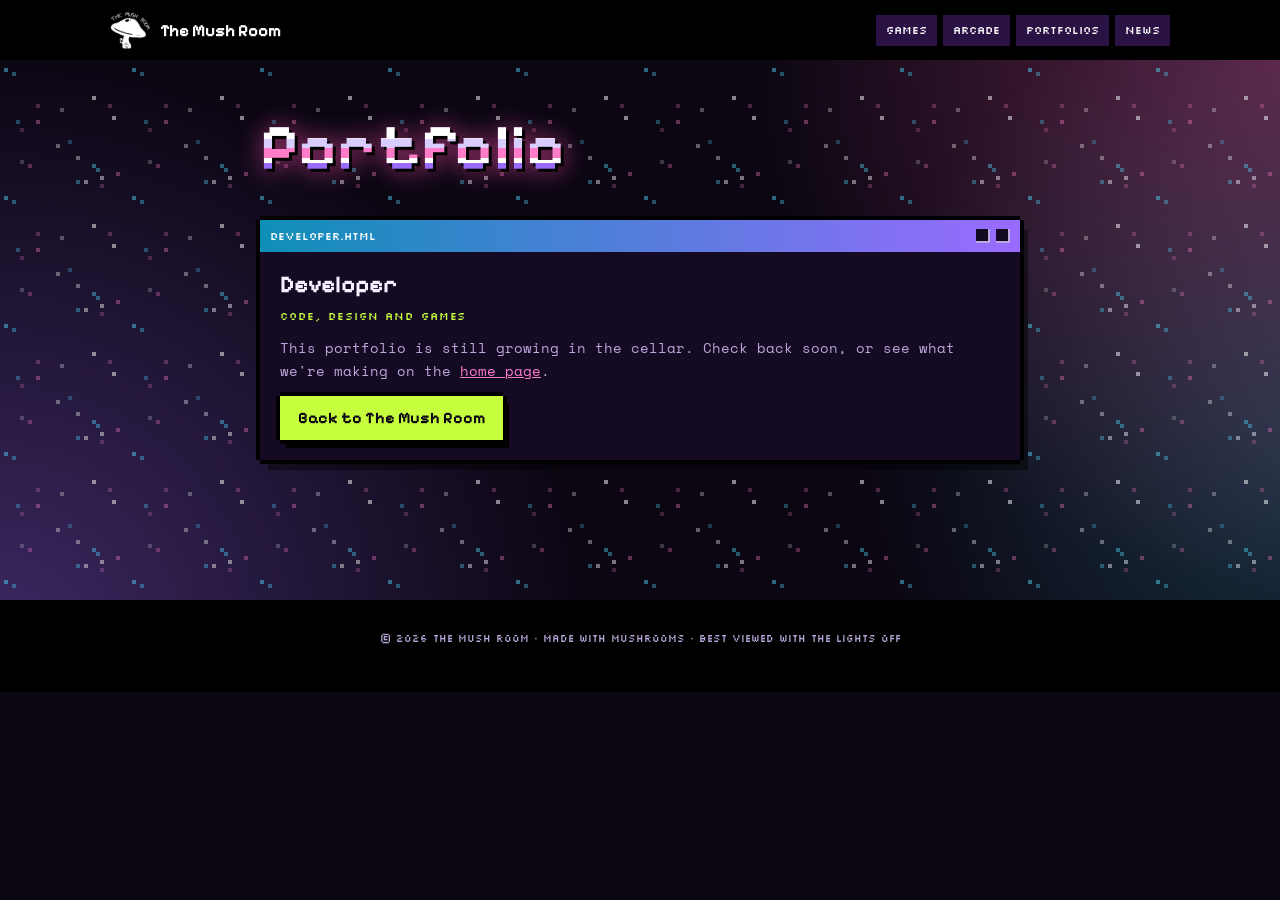
<file: portfolio/index.html>
<!doctype html>
<html lang="en">
<head>
<meta charset="utf-8">
<meta name="viewport" content="width=device-width, initial-scale=1, viewport-fit=cover">
<title>Portfolio · The Mush Room</title>
<meta name="description" content="Portfolio pages for the people who grow games at The Mush Room.">
<meta name="theme-color" content="#0b0612">
<link rel="icon" href="../img/themushroom_white.png">
<link rel="preconnect" href="https://fonts.googleapis.com">
<link rel="preconnect" href="https://fonts.gstatic.com" crossorigin>
<link rel="stylesheet" href="https://fonts.googleapis.com/css2?family=Pixelify+Sans:wght@400;600;700&family=Silkscreen&family=Space+Mono:wght@400;700&display=swap">
<link rel="stylesheet" href="../style.css">
<style>
.page { padding-block: 56px 72px; min-height: 60vh }
.page .wrap { display: grid; gap: 40px; max-width: 760px }
.page h1 { font-size: clamp(40px, 8vw, 64px) }
</style>
</head>
<body>
<div class="bar gut">
  <div class="wrap">
    <a class="home" href="../"><img src="../img/themushroom_white.png" alt="">The Mush Room</a>
    <nav aria-label="Sections"><a href="../#games">Games</a><a href="../#arcade">Arcade</a><a href="../#people">Portfolios</a><a href="../#news">News</a></nav>
  </div>
</div>

<main class="page gut starry">
  <div class="wrap">
    <h1 class="metal">Portfolio</h1>
    <div class="win toy" style="--tb1:var(--cyan-lo);--tb2:var(--violet)">
      <div class="tb">developer.html <i><b></b><b></b></i></div>
      <div class="wc">
        <h3>Developer</h3>
        <span class="lab" style="color:var(--link2)">Code, design and games</span>
        <p>This portfolio is still growing in the cellar. Check back soon, or see what we're making on the <a href="../#games">home page</a>.</p>
        <div><a class="btn" href="../">Back to The Mush Room</a></div>
      </div>
    </div>
  </div>
</main>

<footer class="gut">© 2026 The Mush Room · made with mushrooms · best viewed with the lights off</footer>
</body>
</html>
</file>
<file: style.css>
/* Studio site, round 4: brighter. Starry electric-blue ground, light little windows with loud title
   bars, chunky toy-like pixel frames, and lots of small hand-drawn sprites (all ours) in the spirit of
   the 2000s personal web. Arcade leads with a real game (Dog Mosh Festival). One deliberate look. */
:root { color-scheme: light;
  --sky: #0b0612; --sky-hi: #4b5cff; --sky-lo: #2a1245; --night: #000000;
  --win: #f6f4ff; --win-2: #e9e6ff; --ink: #160f4a; --soft: #4b4596; --line: #120c45;
  --white: #ffffff; --pink: #ff4fb8; --pink-lo: #c21f86; --cyan: #34e6ff; --cyan-lo: #0aa6c9; --lime: #7dff4f; --lime-lo: #2fae1f; --violet: #9b5cff; --violet-lo: #6a2fd6;
  --ground: #0b0612; --tile: none; --on-sky: #ffffff; --on-sky-soft: #e6e9ff; --on-night: #ffffff; --on-night-soft: #aab2ff; --hl: #7dff4f; --hl2: #34e6ff; --tshadow: #120c45; --btn-ink: #160f4a; --link: #6a2fd6; --link2: #c21f86; --cab: #6a2fd6;
  --px: "Pixelify Sans", "Silkscreen", monospace; --lab: "Silkscreen", "Courier New", monospace; --mono: "Space Mono", ui-monospace, monospace }
* { box-sizing: border-box }
html, body { margin: 0 }
body { background: var(--sky); color: var(--on-sky); font: 14px/1.65 var(--mono); overflow-x: hidden }
img { max-width: 100% }
h1, h2, h3, p { margin: 0 }
h2 { text-wrap: balance }
.spr, .pixelated { image-rendering: pixelated }
.spr { display: block }
.gut { padding-left: max(16px, env(safe-area-inset-left, 0px)); padding-right: max(16px, env(safe-area-inset-right, 0px)) }
.wrap { max-width: 1060px; margin-inline: auto }
.starry { background: var(--tile) 0 0 / 128px 128px, var(--ground); background-color: var(--sky); image-rendering: pixelated }
/* chunky toy frame: 4px navy edge with stepped corners and a hard drop shadow */
.toy { box-shadow: 0 -4px 0 var(--line), 0 4px 0 var(--line), -4px 0 0 var(--line), 4px 0 0 var(--line), 8px 10px 0 color-mix(in srgb, var(--line) 45%, transparent) }
.btn { display: inline-flex; align-items: center; gap: 8px; min-height: 44px; padding: 0 18px; font: 700 16px/1 var(--px); text-decoration: none; cursor: pointer; border: 0;
  color: var(--btn-ink); background: var(--lime); box-shadow: 0 -4px 0 var(--line), 0 4px 0 var(--line), -4px 0 0 var(--line), 4px 0 0 var(--line), 6px 8px 0 var(--line) }
.btn.pink { background: var(--pink); color: var(--white) }
.btn.cyan { background: var(--cyan) }
.nowplaying { color: var(--btn-ink) !important }
.btn:active { transform: translate(4px, 5px); box-shadow: 0 -4px 0 var(--line), 0 4px 0 var(--line), -4px 0 0 var(--line), 4px 0 0 var(--line) }
.copy { font: 400 11px/1 var(--lab); background: none; border: 0; color: var(--link2); cursor: pointer; padding: 8px 0; margin-left: 12px; text-decoration: underline }
.lab { font: 400 11px/1 var(--lab); letter-spacing: .08em }
/* chrome pixel headings: liquid-metal bands, hard black shadow, pink haze */
.metal { font-family: var(--px) !important; font-weight: 700 !important; letter-spacing: .01em; color: transparent; text-shadow: none !important;
  background: linear-gradient(180deg, #ffffff 0 36%, #d9ccff 36% 50%, #ff7cc8 50% 66%, #ffffff 66% 74%, #9a6bff 74%); -webkit-background-clip: text; background-clip: text; background-size: 100% 1em; line-height: 1 !important;
  filter: drop-shadow(3px 3px 0 #000) drop-shadow(0 0 12px rgba(255,79,174,.6)) }
.metal b { color: transparent; background: linear-gradient(180deg, #f4ffd1 0 38%, #c6ff3d 38% 68%, #5fa800 68%) 0 0 / 100% 1em; -webkit-background-clip: text; background-clip: text }
/* Spore Nocturne: a looping night forest built at 1x from CC0 sprites (surt, Kami, CazBee), shown at 1.5x.
   Layers scroll in whole art pixels at three speeds; the Red Shroom runs on the spot. Still under reduced motion. */
.forest { position: relative; height: 306px; overflow: hidden; image-rendering: pixelated; margin-top: 44px;
  margin-left: calc(-1 * max(16px, env(safe-area-inset-left, 0px))); margin-right: calc(-1 * max(16px, env(safe-area-inset-right, 0px))) }
.intro { padding-bottom: 0 !important }
/* divider: the Red Shroom crossing grass and mushrooms, over the same stars */
.strip { position: relative; height: 96px; overflow: hidden; image-rendering: pixelated; margin-top: 48px;
  margin-left: calc(-1 * max(16px, env(safe-area-inset-left, 0px))); margin-right: calc(-1 * max(16px, env(safe-area-inset-right, 0px))) }
.has-strip { padding-bottom: 0 !important }
.strip .ly { position: absolute; inset: 0; display: block; background: url(img/forest/strip.png) 0 0 / 960px 96px repeat-x }
.strip .runner { position: absolute; display: block; left: 30%; bottom: 13.5px; width: 48px; height: 48px; background: url(img/forest/runner.png) 0 0 / 96px 48px no-repeat }
.strip.b .ly { background-position-x: -480px } .strip.b .runner { left: 62% }
@media (prefers-reduced-motion: no-preference) { .strip .ly { animation: scroll 12s steps(640) infinite } .strip.b .ly { animation-delay: -6s } .strip .runner { animation: run .28s steps(2) infinite } }
.forest i { position: absolute; display: block }
.forest .ly { inset: 0; background: 0 0 / 960px 306px repeat-x }
.forest .back { background-image: url(img/forest/back.png) } .forest .mid { background-image: url(img/forest/mid.png) } .forest .front { background-image: url(img/forest/front.png) }
.forest .runner { left: 30%; bottom: 16.5px; width: 48px; height: 48px; background: url(img/forest/runner.png) 0 0 / 96px 48px no-repeat }
@media (prefers-reduced-motion: no-preference) {
  .forest .back { animation: scroll 64s steps(640) infinite } .forest .mid { animation: scroll 32s steps(640) infinite } .forest .front { animation: scroll 12s steps(640) infinite }
  .forest .runner { animation: run .28s steps(2) infinite }
}
@keyframes scroll { to { background-position-x: -960px } }
@keyframes run { to { background-position-x: -96px } }
.sechead { display: flex; align-items: center; gap: 14px; margin-bottom: 26px }
.sechead h2 { font-size: 40px; line-height: 1 }
.arcade .sechead h2 { color: var(--on-night); text-shadow: 4px 4px 0 var(--line) }
.sechead .spr { flex: none }
section { padding-block: 56px }

/* ---------- top bar: a webring-style strip ---------- */
.bar { background: var(--night); padding-block: 10px }
.bar .wrap { display: flex; align-items: center; justify-content: space-between; gap: 16px }
.home { display: flex; align-items: center; gap: 10px; text-decoration: none; color: var(--on-night); font: 700 17px/1 var(--px) }
.home img { width: 40px; height: 40px }
.bar nav { display: flex; gap: 6px; font: 400 11px/1 var(--lab) }
.bar nav a { color: var(--on-night); text-decoration: none; padding: 10px 10px; background: var(--sky-lo) }
.bar nav a:hover { background: var(--pink) }
@media (max-width: 600px) { .bar nav { display: none } }

/* ---------- intro ---------- */
.intro { position: relative; padding-block: 48px 64px }
.intro .wrap { position: relative; display: grid; gap: 28px; align-items: center }
@media (min-width: 820px) { .intro .wrap { grid-template-columns: auto 1fr } }
.intro .logo { width: 200px; height: 200px; filter: drop-shadow(2px 0 0 var(--line)) drop-shadow(-2px 0 0 var(--line)) drop-shadow(0 2px 0 var(--line)) drop-shadow(0 -2px 0 var(--line)) drop-shadow(6px 6px 0 var(--line)) }
.intro .txt { position: relative; display: grid; gap: 18px; min-width: 0 }
.intro h1 { font-size: clamp(40px, 8vw, 72px); line-height: .95; max-width: 12ch }
.intro p { max-width: 36rem; color: var(--on-sky-soft); text-shadow: 0 1px 0 #000, 0 0 8px #000 }
.intro .btnrow { display: flex; flex-wrap: wrap; gap: 26px; padding-top: 8px }
.floaty { position: absolute; pointer-events: none }
@media (prefers-reduced-motion: no-preference) {
  .bob { animation: bob 2.4s steps(4) infinite alternate } .twinkle { animation: tw 1.6s steps(2) infinite }
}
@keyframes bob { to { transform: translateY(-10px) } }
@keyframes tw { 50% { opacity: .2 } }
.nowplaying { position: absolute; right: 0; top: -22px; transform: rotate(6deg); font: 700 13px/1.2 var(--px); color: var(--ink); background: var(--cyan); padding: 10px 12px; text-decoration: none;
  box-shadow: 0 -3px 0 var(--line), 0 3px 0 var(--line), -3px 0 0 var(--line), 3px 0 0 var(--line), 5px 6px 0 var(--line) }
.nowplaying small { display: block; font: 400 9px/1 var(--lab) }
@media (max-width: 819px) { .nowplaying { position: static; justify-self: start; transform: rotate(-3deg); margin-bottom: 6px } }

.marquee { overflow: hidden; white-space: nowrap; font: 400 12px/1 var(--lab); color: var(--lime); padding-block: 13px; background: #000; box-shadow: inset 0 -3px 0 var(--pink) }
.marquee span { display: inline-block; padding-left: 100% }
@media (prefers-reduced-motion: no-preference) { .marquee span { animation: crawl 28s linear infinite; animation-delay: -10s } }
@keyframes crawl { to { transform: translateX(-100%) } }

/* ---------- windows (light, loud title bars) ---------- */
.win { position: relative; background: var(--win); color: var(--ink); min-width: 0 }
.win .tb { display: flex; justify-content: space-between; align-items: center; gap: 10px; padding: 9px 10px; font: 400 11px/1 var(--lab); color: var(--white);
  background: linear-gradient(90deg, var(--tb1, var(--violet-lo)), var(--tb2, var(--pink))) }
.win .tb i { display: flex; gap: 6px; font-style: normal } .win .tb i b { width: 14px; height: 14px; background: var(--win); box-shadow: inset -2px -2px 0 var(--soft) }
.win .wc { padding: 20px; display: grid; gap: 14px }
.win h3 { font: 700 24px/1.05 var(--px) }
.win p { color: var(--soft) }
.win a { color: var(--link) } .win a.btn { color: var(--btn-ink) }

/* ---------- games ---------- */
.product .art { display: block; width: 100%; aspect-ratio: 16 / 9; object-fit: cover }
@media (min-width: 820px) { .product .inner { display: grid; grid-template-columns: 1.3fr 1fr } .product .art { height: 100%; aspect-ratio: auto } }
.product h3 { font-size: 36px; color: var(--link) }
.tags { display: flex; flex-wrap: wrap; gap: 10px; margin: 0; padding: 0; list-style: none }
.tags li { font: 400 10px/1 var(--lab); padding: 7px 8px; background: var(--win-2); color: var(--ink) }
.submenu { display: flex; flex-wrap: wrap; font: 400 11px/1 var(--lab); padding: 0; margin: 0; list-style: none }
.submenu li + li::before { content: "·"; color: var(--soft); padding: 0 10px }
.submenu a { display: inline-block; padding: 8px 0; text-decoration: none }
.submenu a:hover { text-decoration: underline }

/* ---------- arcade ---------- */
.arcade { background: var(--night) }
.cab { display: grid; gap: 0; background: var(--cab); padding: 18px 18px 22px; position: relative }
@media (min-width: 820px) { .cab { grid-template-columns: 1.5fr 1fr; gap: 26px; align-items: center; padding: 26px } }
.cab .marq { grid-column: 1 / -1; text-align: center; font-size: clamp(26px, 5.5vw, 46px); line-height: 1; padding: 28px 22px 30px; margin-bottom: 18px;
  background: #000; box-shadow: inset 0 0 0 4px #000, inset 0 0 0 7px var(--pink), inset 0 0 0 13px #000, inset 0 0 0 15px var(--cyan) }
.cab .marq span { display: inline-block }
.cab .screen { position: relative; background: #000; padding: 10px; box-shadow: inset 0 0 0 4px var(--line) }
.cab .screen img { display: block; width: 100%; aspect-ratio: 934 / 456; object-fit: cover }
.cab .screen::after { content: ""; position: absolute; inset: 10px; pointer-events: none; background: repeating-linear-gradient(transparent 0 3px, rgba(0,0,0,.18) 3px 4px) }
.cab .info { display: grid; gap: 14px; padding-top: 22px; color: var(--white); min-width: 0 }
@media (min-width: 820px) { .cab .info { padding-top: 0 } }
.cab .info p { color: color-mix(in srgb, var(--white) 88%, var(--violet)) }
.cab .tags li { background: var(--night); color: var(--white) }
.cab .tags li.age { background: var(--pink); color: var(--white) }
.cab .live { display: flex; align-items: center; gap: 10px; font: 400 10px/1 var(--lab); color: var(--lime) }
.cab .live i { width: 10px; height: 10px; background: var(--lime) }
.rowhead { display: flex; justify-content: space-between; align-items: baseline; gap: 12px; margin: 46px 0 22px; font: 700 20px/1 var(--px); color: var(--on-night) }
.rowhead span { font: 400 10px/1 var(--lab); color: var(--on-night-soft) }
.icons { display: grid; grid-template-columns: repeat(auto-fill, minmax(118px, 1fr)); gap: 30px 22px }
.icon { display: grid; gap: 12px; justify-items: center; align-content: start; text-align: center; color: var(--on-night); font: 700 14px/1.15 var(--px); background: none; border: 0; padding: 0; cursor: pointer; text-decoration: none }
.icon .tile { width: 100%; aspect-ratio: 1; position: relative; overflow: hidden; display: grid; place-items: center; background: var(--sky-lo) }
.icon .tile img { width: 100%; height: 100%; object-fit: cover }
.icon small { display: block; font: 400 9px/1 var(--lab); color: var(--on-night-soft); margin-top: 5px }
.icon:hover .tile { transform: translateY(-4px) }
.icon .badge { position: absolute; left: 6px; top: 6px; font: 400 9px/1 var(--lab); padding: 4px 5px; color: var(--btn-ink); background: var(--lime) }
.icon.empty { cursor: default; color: var(--on-night-soft) }
.icon.empty:hover .tile { transform: none }
.icon.empty .tile { background: repeating-linear-gradient(45deg, var(--sky-lo) 0 10px, var(--night) 10px 20px) }

/* ---------- collage ---------- */
.board { position: relative; display: grid; gap: 44px }
@media (min-width: 820px) { .board { grid-template-columns: repeat(12, 1fr); align-items: start } }
.w-people { transform: rotate(-1.4deg); --tb1: var(--cyan-lo); --tb2: var(--violet) }
.w-news { transform: rotate(1.2deg); --tb1: var(--pink-lo); --tb2: var(--violet) }
.w-hello { transform: rotate(-.8deg); --tb1: var(--lime-lo); --tb2: var(--cyan-lo) }
.w-ring { transform: rotate(.6deg); --tb1: var(--violet-lo); --tb2: var(--cyan-lo) }
@media (min-width: 820px) { .w-people { grid-column: 1 / 7 } .w-news { grid-column: 7 / 13; margin-top: 50px } .w-hello { grid-column: 2 / 7 } .w-badges { grid-column: 7 / 13; margin-top: 30px } .w-ring { grid-column: 3 / 11 } }
.member { display: grid; grid-template-columns: auto 1fr; gap: 14px; align-items: center }
.member .ava { width: 64px; height: 64px; display: grid; place-items: center; background: var(--sky); box-shadow: inset 0 0 0 3px var(--line) }
.member b { font: 700 17px/1.1 var(--px); display: block }
.member span { font: 400 10px/1.4 var(--lab); color: var(--soft) }
.member a { font: 400 11px/1 var(--lab); display: inline-block; padding: 8px 0 0 }
.news { list-style: none; padding: 0; margin: 0; display: grid; gap: 14px }
.news time { display: block; font: 400 10px/1 var(--lab); color: var(--link2); margin-bottom: 6px }
.new { font: 400 9px/1 var(--lab); color: var(--white); background: var(--pink); padding: 3px 5px; margin-left: 8px; vertical-align: 2px }
@media (prefers-reduced-motion: no-preference) { .new { animation: tw 1.2s steps(1) infinite } }
.badges { display: flex; flex-wrap: wrap; gap: 16px }
.badges a, .badges span { display: block; line-height: 0 }
.badges canvas { width: 176px; height: 62px }
@media (max-width: 420px) { .badges canvas { width: 150px; height: 53px } }
.ring { display: flex; flex-wrap: wrap; justify-content: center; align-items: center; gap: 10px 18px; font: 400 11px/1 var(--lab) }
.ring a { text-decoration: none; padding: 8px 4px }
.ring b { font: 700 16px/1 var(--px); color: var(--ink) }
.construct { display: flex; align-items: center; gap: 14px; justify-content: center; padding: 14px; font: 400 11px/1.4 var(--lab); color: var(--lime);
  background: repeating-linear-gradient(-45deg, var(--pink) 0 14px, #000 14px 28px) }
.construct span { background: #000; padding: 8px 10px }
footer a { color: var(--link) }
footer { padding-block: 30px 44px; text-align: center; font: 400 10px/1.8 var(--lab); color: var(--on-night-soft); background: var(--night) }

/* ---------- in-page player ---------- */
.ov { position: fixed; inset: 0; z-index: 30; display: grid; grid-template-rows: auto 1fr; background: var(--night);
  padding: env(safe-area-inset-top, 0px) env(safe-area-inset-right, 0px) env(safe-area-inset-bottom, 0px) env(safe-area-inset-left, 0px) }
.ov[hidden] { display: none }
.ov .tb { display: flex; justify-content: space-between; align-items: center; gap: 12px; padding: 10px 14px; font: 700 15px/1 var(--px); color: var(--white); background: linear-gradient(90deg, var(--violet-lo), var(--pink)) }
.ov .tb .x { min-width: 44px; height: 36px; font: 700 15px/1 var(--px); color: var(--ink); background: var(--win); border: 0; cursor: pointer; box-shadow: inset -3px -3px 0 var(--soft) }
.ov .stage { position: relative; display: grid; place-items: center; overflow: hidden }
.ov .stage iframe { position: absolute; inset: 0; width: 100%; height: 100%; border: 0; background: #000 }
.ov .tb .tab { margin-left: auto; font: 400 11px/1 var(--lab); color: var(--white); padding: 12px 6px }


/* Candy Noir, the site's one look */
:root { color-scheme: dark; --sky: #0b0612; --ground: radial-gradient(circle at 100% 0%, rgba(255,95,176,.32), transparent 38%), radial-gradient(circle at 104% 70%, rgba(79,220,255,.22), transparent 34%), radial-gradient(circle at 0% 108%, rgba(154,107,255,.34), transparent 42%), #0b0612; --sky-lo: #2a1245; --night: #000000; --on-sky: #ffffff; --on-sky-soft: #e6d8ff; --on-night: #ffffff; --on-night-soft: #b9a6d9; --hl: #c6ff3d; --hl2: #ff7cc8; --tshadow: #ff2f9a; --line: #000000; --btn-ink: #0b0612; --win: #150a24; --win-2: #26133d; --ink: #f6efff; --soft: #bba8dc; --link: #ff7cc8; --link2: #c6ff3d; --cab: #2a1245; --lime: #c6ff3d; --lime-lo: #5fa800; --pink: #ff4fae; --pink-lo: #c4157a; --cyan: #4fdcff; --cyan-lo: #0f8fb8; --violet: #9a6bff; --violet-lo: #5a2bc4; --tile: url(img/stars.png) }
</file>
